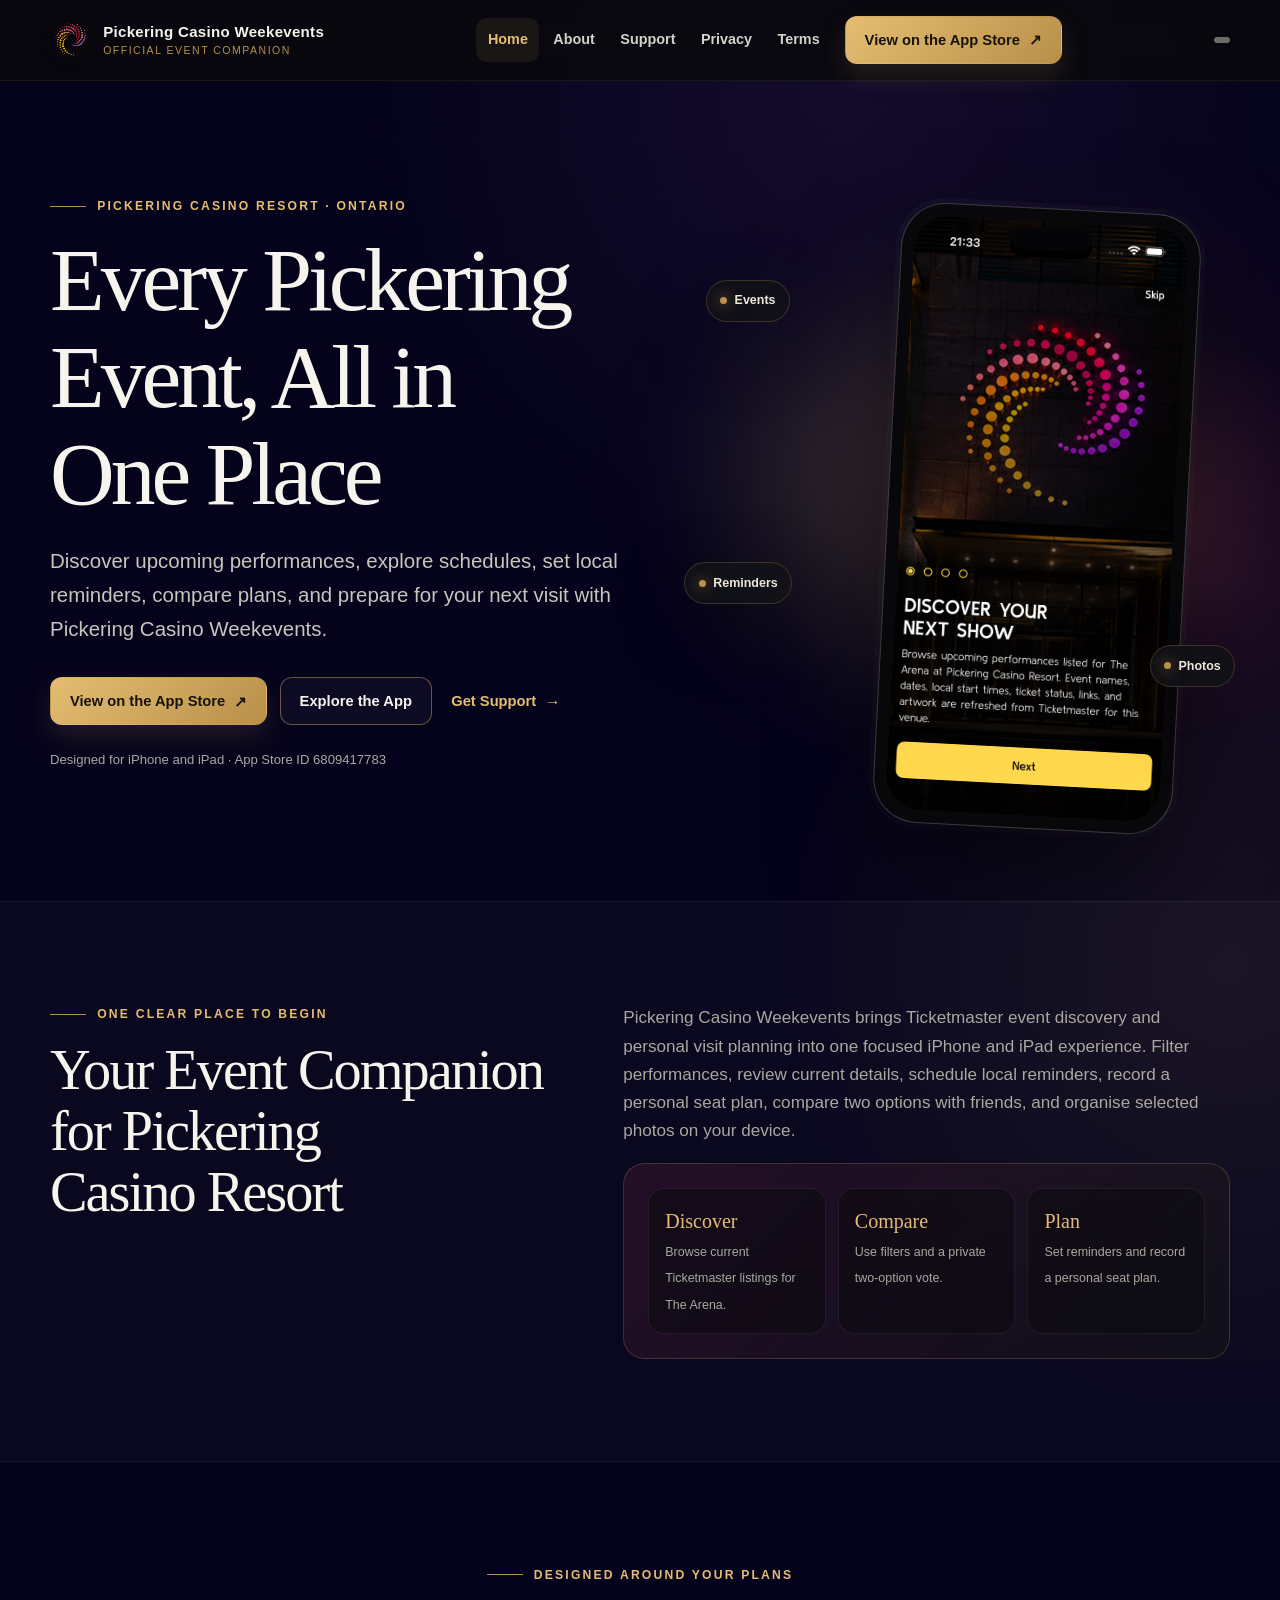
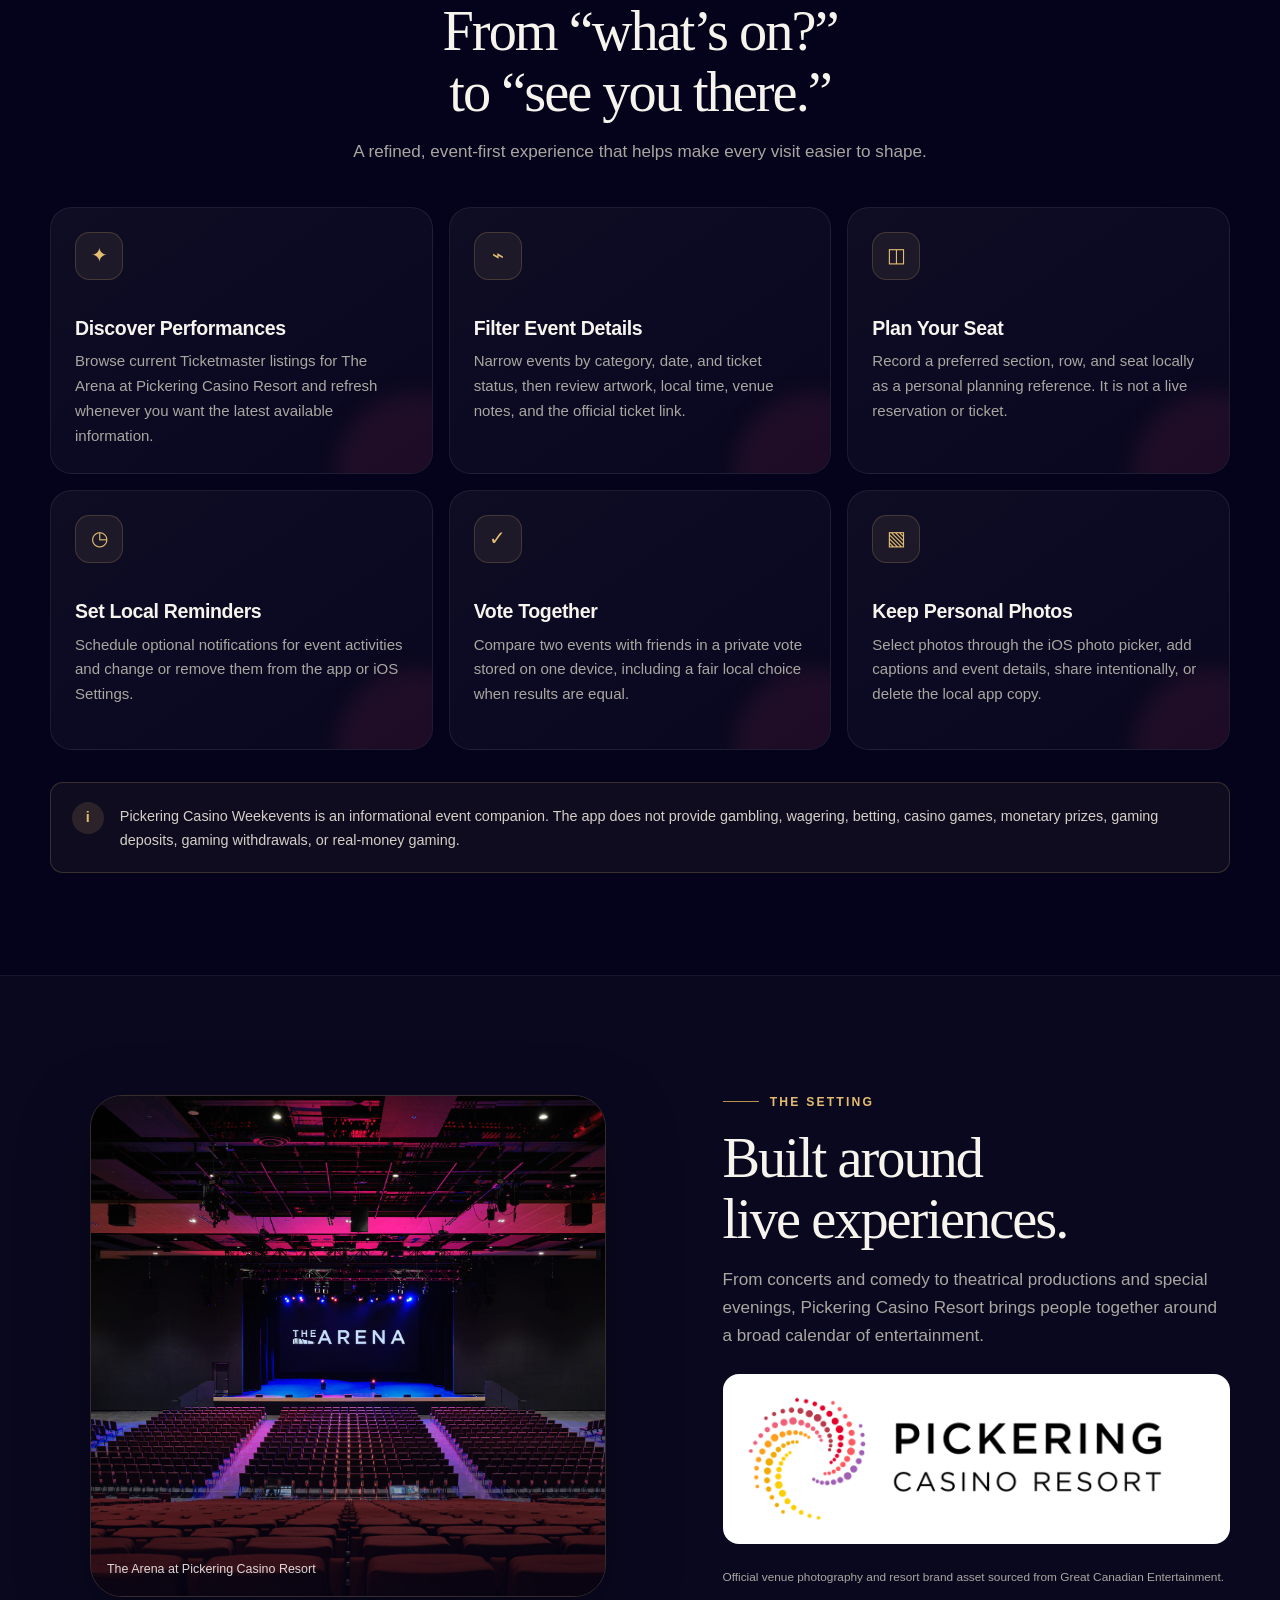
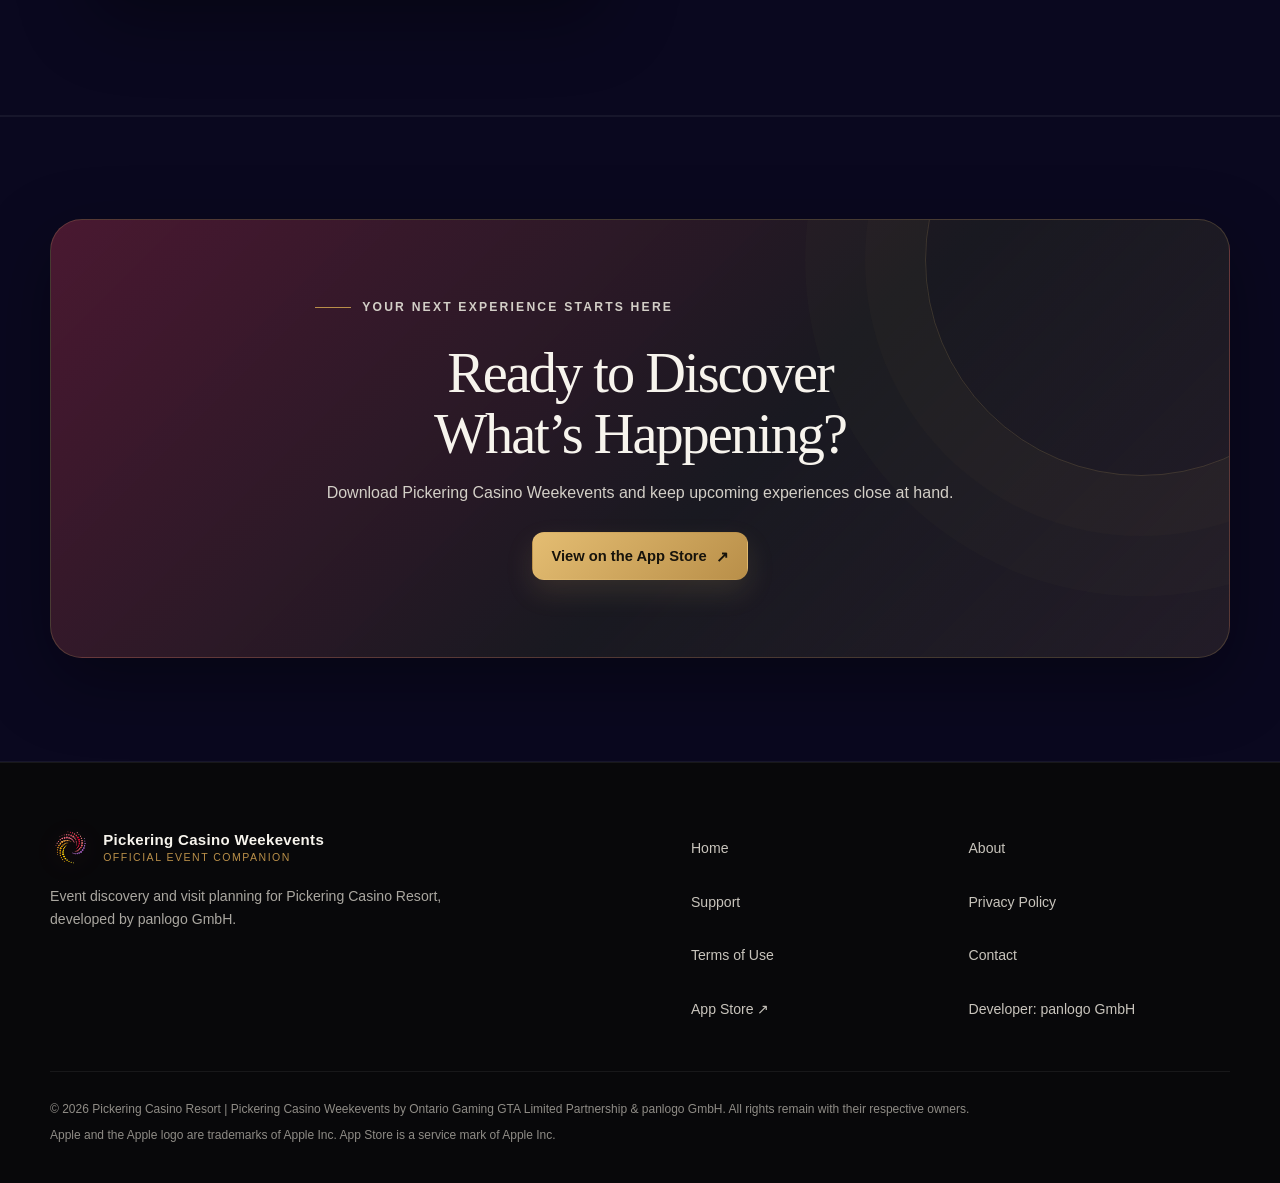
<file: index.html>
<!doctype html>
<html lang="en-CA">
<head>
  <meta charset="utf-8">
  <meta name="viewport" content="width=device-width, initial-scale=1">
  <title>Pickering Casino Weekevents | Official App</title>
  <meta name="description" content="Discover events, explore schedules, and plan your next visit with the official Pickering Casino Weekevents mobile app.">
  <link rel="canonical" href="./">
  <meta property="og:type" content="website">
  <meta property="og:title" content="Pickering Casino Weekevents | Official App">
  <meta property="og:description" content="Discover events, explore schedules, and plan your next visit with the official Pickering Casino Weekevents mobile app.">
  <meta property="og:image" content="PickeringCasinoWeekeventsLogo.png">
  <meta property="og:locale" content="en_CA">
  <meta name="twitter:card" content="summary_large_image">
  <meta name="twitter:title" content="Pickering Casino Weekevents | Official App">
  <meta name="twitter:description" content="Your event companion for Pickering Casino Resort.">
  <meta name="twitter:image" content="PickeringCasinoWeekeventsLogo.png">
  <meta name="theme-color" content="#05031b">
  <link rel="icon" href="PickeringCasinoWeekeventsLogo.png" type="image/png">
  <link rel="apple-touch-icon" href="PickeringCasinoWeekeventsLogo.png">
  <link rel="manifest" href="site.webmanifest">
  <link rel="stylesheet" href="assets/css/styles.css?rev=20260907b">
  <script type="application/ld+json">
  {
    "@context": "https://schema.org",
    "@type": "SoftwareApplication",
    "name": "Pickering Casino Weekevents",
    "operatingSystem": "iOS and iPadOS",
    "applicationCategory": "EntertainmentApplication",
    "url": "https://apps.apple.com/app/id6809417783",
    "downloadUrl": "https://apps.apple.com/app/id6809417783",
    "author": {
      "@type": "Organization",
      "name": "panlogo GmbH"
    }
  }
  </script>
</head>
<body>
  <a class="skip-link" href="#main-content">Skip to content</a>
  <header class="site-header">
    <div class="container nav-shell">
      <a class="brand" href="./" aria-label="Pickering Casino Weekevents home">
        <img src="PickeringCasinoWeekeventsLogo.png" alt="">
        <span class="brand-copy"><strong>Pickering Casino Weekevents</strong><span>Official event companion</span></span>
      </a>
      <button class="menu-toggle" type="button" aria-label="Open navigation menu" aria-expanded="false" aria-controls="primary-navigation"><span class="menu-icon" aria-hidden="true"></span></button>
      <nav class="nav-menu" id="primary-navigation" aria-label="Primary navigation">
        <ul class="nav-links">
          <li><a href="./" aria-current="page">Home</a></li>
          <li><a href="about/">About</a></li>
          <li><a href="support/">Support</a></li>
          <li><a href="privacy/">Privacy</a></li>
          <li><a href="terms/">Terms</a></li>
        </ul>
        <a class="button" href="https://apps.apple.com/app/id6809417783" target="_blank" rel="noopener noreferrer">View on the App Store <span class="arrow" aria-hidden="true">↗</span></a>
      </nav>
      <button class="menu-backdrop" type="button" aria-label="Close navigation menu" tabindex="-1"></button>
    </div>
  </header>

  <main id="main-content">
    <section class="hero">
      <div class="container hero-grid">
        <div class="hero-copy">
          <p class="eyebrow">Pickering Casino Resort · Ontario</p>
          <h1>Every Pickering Event, All in One Place</h1>
          <p class="hero-lead">Discover upcoming performances, explore schedules, set local reminders, compare plans, and prepare for your next visit with Pickering Casino Weekevents.</p>
          <div class="hero-actions">
            <a class="button" href="https://apps.apple.com/app/id6809417783" target="_blank" rel="noopener noreferrer">View on the App Store <span class="arrow" aria-hidden="true">↗</span></a>
            <a class="button button-secondary" href="#features">Explore the App</a>
            <a class="button button-link" href="support/">Get Support <span class="arrow" aria-hidden="true">→</span></a>
          </div>
          <p class="hero-note">Designed for iPhone and iPad · App Store ID 6809417783</p>
        </div>
        <div class="device-stage" aria-label="Stylized preview of the Pickering Casino Weekevents app">
          <div class="device-glow" aria-hidden="true"></div>
          <span class="floating-tag tag-events">Events</span>
          <span class="floating-tag tag-schedules">Reminders</span>
          <span class="floating-tag tag-saved">Photos</span>
          <div class="phone">
            <div class="phone-screen app-preview"><img src="assets/images/app-screen.png" alt="Pickering Casino Weekevents onboarding screen introducing upcoming performances at The Arena at Pickering Casino Resort" width="1260" height="2736"></div>
          </div>
        </div>
      </div>
    </section>

    <section class="surface-section">
      <div class="container intro-grid reveal">
        <div>
          <p class="eyebrow">One clear place to begin</p>
          <h2>Your Event Companion for Pickering Casino Resort</h2>
        </div>
        <div>
          <p class="section-copy">Pickering Casino Weekevents brings Ticketmaster event discovery and personal visit planning into one focused iPhone and iPad experience. Filter performances, review current details, schedule local reminders, record a personal seat plan, compare two options with friends, and organise selected photos on your device.</p>
          <div class="intro-panel">
            <ul class="stat-list" aria-label="App highlights">
              <li><strong>Discover</strong><span>Browse current Ticketmaster listings for The Arena.</span></li>
              <li><strong>Compare</strong><span>Use filters and a private two-option vote.</span></li>
              <li><strong>Plan</strong><span>Set reminders and record a personal seat plan.</span></li>
            </ul>
          </div>
        </div>
      </div>
    </section>

    <section id="features">
      <div class="container">
        <div class="section-intro center reveal">
          <p class="eyebrow">Designed around your plans</p>
          <h2>From “what’s on?” to “see you there.”</h2>
          <p class="section-copy">A refined, event-first experience that helps make every visit easier to shape.</p>
        </div>
        <div class="feature-grid">
          <article class="feature-card reveal"><span class="feature-icon" aria-hidden="true">✦</span><h3>Discover Performances</h3><p>Browse current Ticketmaster listings for The Arena at Pickering Casino Resort and refresh whenever you want the latest available information.</p></article>
          <article class="feature-card reveal"><span class="feature-icon" aria-hidden="true">⌁</span><h3>Filter Event Details</h3><p>Narrow events by category, date, and ticket status, then review artwork, local time, venue notes, and the official ticket link.</p></article>
          <article class="feature-card reveal"><span class="feature-icon" aria-hidden="true">◫</span><h3>Plan Your Seat</h3><p>Record a preferred section, row, and seat locally as a personal planning reference. It is not a live reservation or ticket.</p></article>
          <article class="feature-card reveal"><span class="feature-icon" aria-hidden="true">◷</span><h3>Set Local Reminders</h3><p>Schedule optional notifications for event activities and change or remove them from the app or iOS Settings.</p></article>
          <article class="feature-card reveal"><span class="feature-icon" aria-hidden="true">✓</span><h3>Vote Together</h3><p>Compare two events with friends in a private vote stored on one device, including a fair local choice when results are equal.</p></article>
          <article class="feature-card reveal"><span class="feature-icon" aria-hidden="true">▧</span><h3>Keep Personal Photos</h3><p>Select photos through the iOS photo picker, add captions and event details, share intentionally, or delete the local app copy.</p></article>
        </div>
        <div class="notice reveal"><span class="notice-mark" aria-hidden="true">i</span><p>Pickering Casino Weekevents is an informational event companion. The app does not provide gambling, wagering, betting, casino games, monetary prizes, gaming deposits, gaming withdrawals, or real-money gaming.</p></div>
      </div>
    </section>

    <section class="surface-section">
      <div class="container venue-grid">
        <figure class="venue-media reveal"><img src="assets/images/pickering-arena-concert.jpg" alt="Interior of The Arena at Pickering Casino Resort with stage lighting and audience seating" loading="lazy" width="2048" height="1365"><figcaption class="venue-caption">The Arena at Pickering Casino Resort</figcaption></figure>
        <div class="reveal"><p class="eyebrow">The setting</p><h2>Built around live experiences.</h2><p class="section-copy">From concerts and comedy to theatrical productions and special evenings, Pickering Casino Resort brings people together around a broad calendar of entertainment.</p><div class="resort-logo-panel"><img src="assets/images/pickering-casino-resort-logo.png" alt="Pickering Casino Resort" loading="lazy" width="888" height="274"></div><p class="source-note">Official venue photography and resort brand asset sourced from Great Canadian Entertainment.</p></div>
      </div>
    </section>

    <section class="surface-section">
      <div class="container">
        <div class="cta-panel reveal">
          <p class="eyebrow">Your next experience starts here</p>
          <h2>Ready to Discover What’s Happening?</h2>
          <p>Download Pickering Casino Weekevents and keep upcoming experiences close at hand.</p>
          <a class="button" href="https://apps.apple.com/app/id6809417783" target="_blank" rel="noopener noreferrer">View on the App Store <span class="arrow" aria-hidden="true">↗</span></a>
        </div>
      </div>
    </section>
  </main>

  <footer class="site-footer">
    <div class="container">
      <div class="footer-top">
        <div class="footer-brand">
          <a class="brand" href="./"><img src="PickeringCasinoWeekeventsLogo.png" alt=""><span class="brand-copy"><strong>Pickering Casino Weekevents</strong><span>Official event companion</span></span></a>
          <p>Event discovery and visit planning for Pickering Casino Resort, developed by panlogo GmbH.</p>
        </div>
        <nav aria-label="Footer navigation"><ul class="footer-nav"><li><a href="./">Home</a></li><li><a href="about/">About</a></li><li><a href="support/">Support</a></li><li><a href="privacy/">Privacy Policy</a></li><li><a href="terms/">Terms of Use</a></li><li><a href="contact/">Contact</a></li><li><a href="https://apps.apple.com/app/id6809417783" target="_blank" rel="noopener noreferrer">App Store ↗</a></li><li><span>Developer: panlogo GmbH</span></li></ul></nav>
      </div>
      <div class="footer-bottom"><p>© 2026 Pickering Casino Resort | Pickering Casino Weekevents by Ontario Gaming GTA Limited Partnership &amp; panlogo GmbH. All rights remain with their respective owners.</p><p>Apple and the Apple logo are trademarks of Apple Inc. App Store is a service mark of Apple Inc.</p></div>
    </div>
  </footer>
  <script src="assets/js/main.js?rev=20260907b" defer></script>
</body>
</html>
</file>
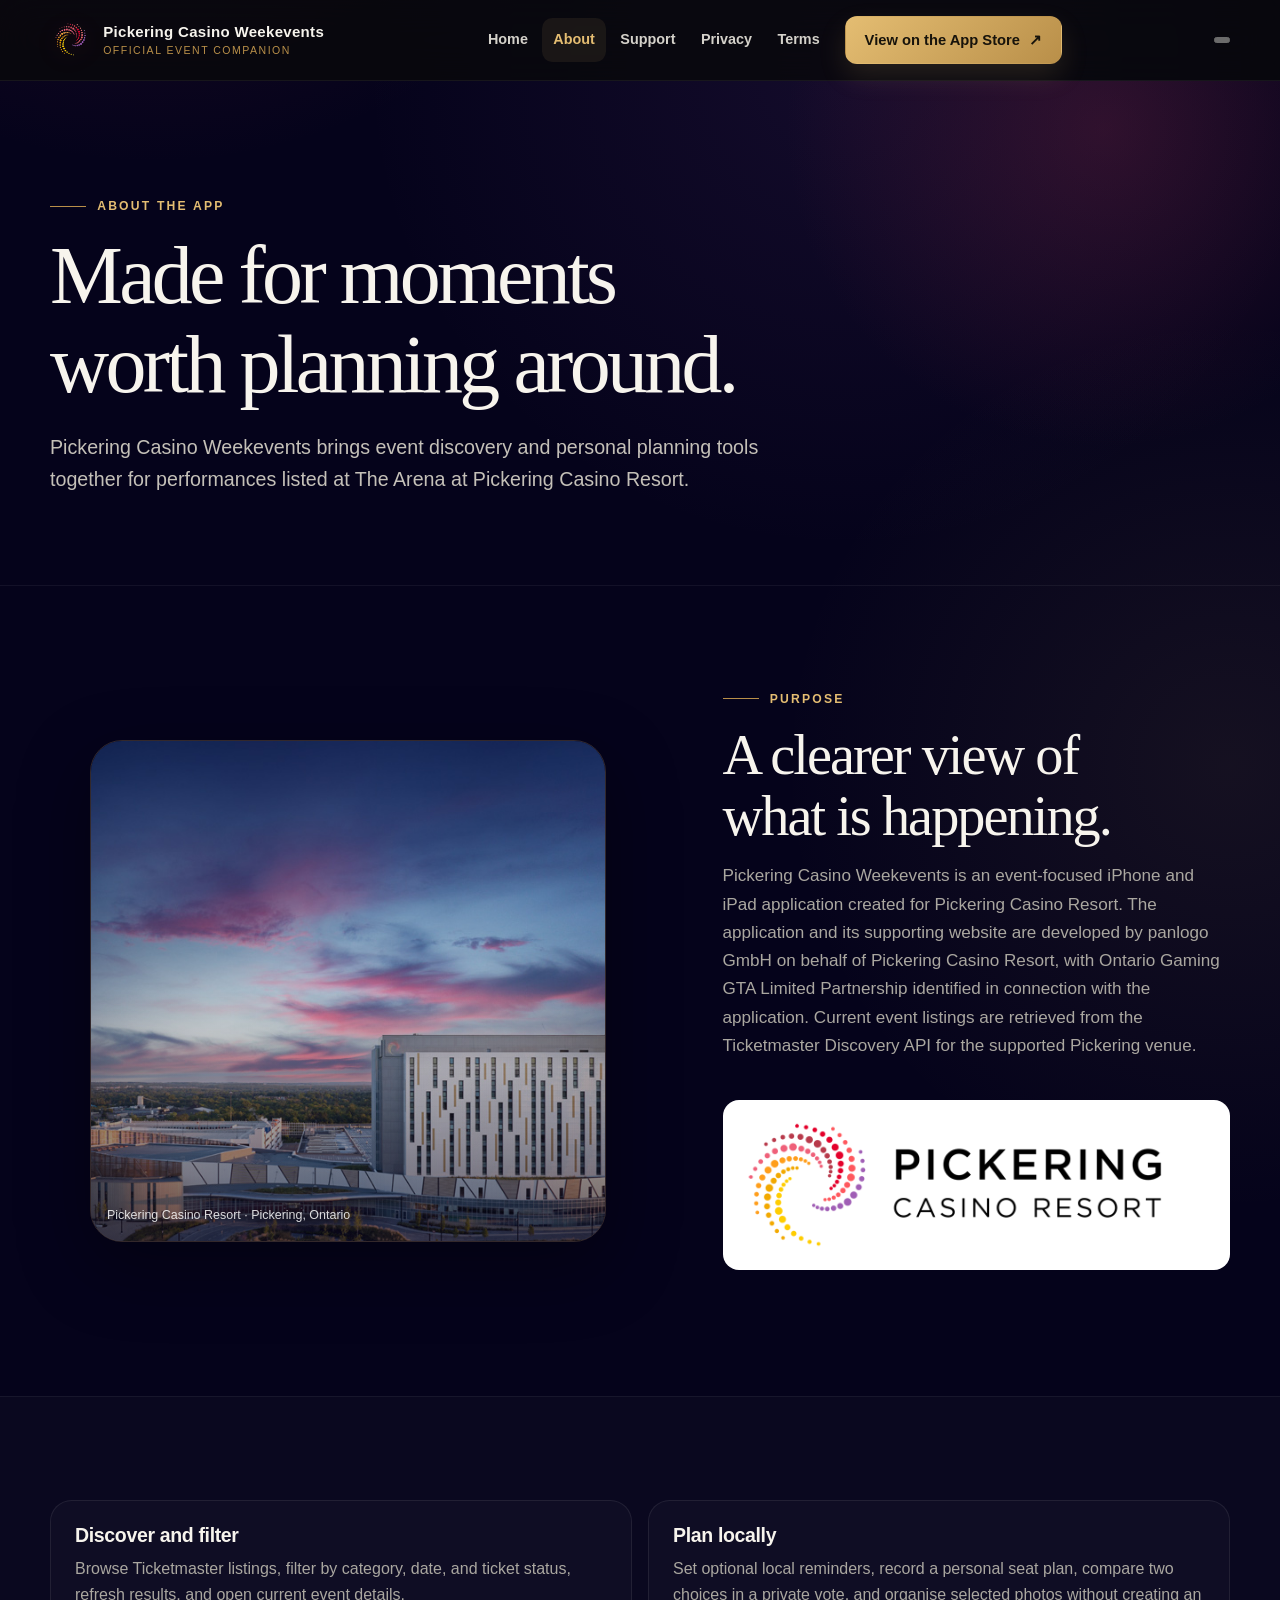
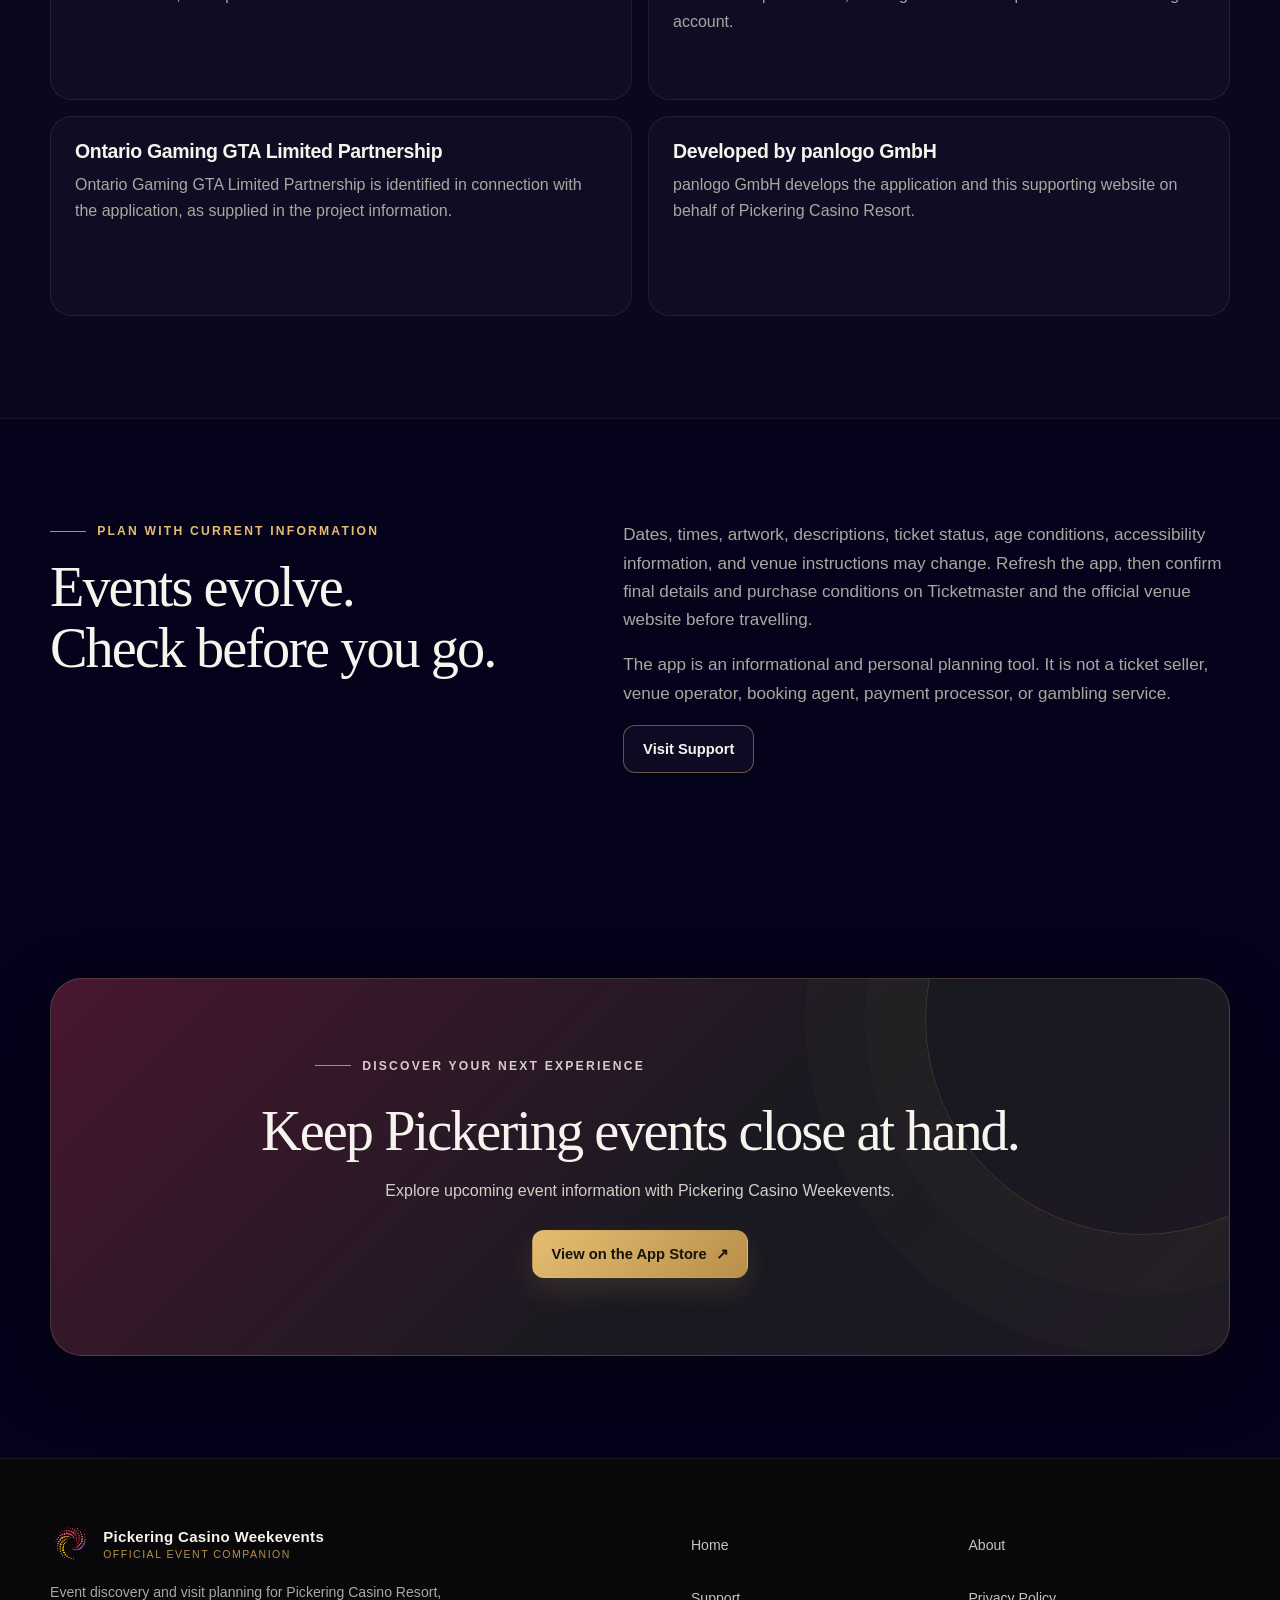
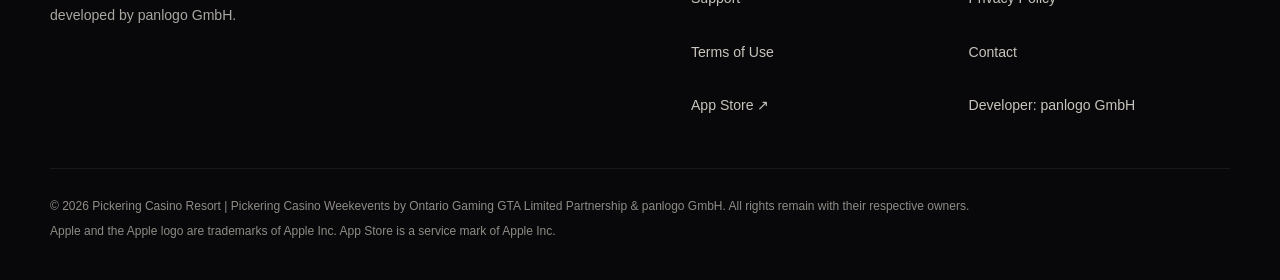
<file: about/index.html>
<!doctype html>
<html lang="en-CA">
<head>
  <meta charset="utf-8"><meta name="viewport" content="width=device-width, initial-scale=1">
  <title>About | Pickering Casino Weekevents</title>
  <meta name="description" content="Learn about Pickering Casino Weekevents, the official event-focused companion for Pickering Casino Resort.">
  <link rel="canonical" href="./"><meta property="og:type" content="website"><meta property="og:title" content="About Pickering Casino Weekevents"><meta property="og:description" content="A focused way to discover events and plan visits to Pickering Casino Resort."><meta property="og:image" content="../assets/images/pickering-resort-exterior.jpg"><meta property="og:locale" content="en_CA"><meta name="twitter:card" content="summary_large_image"><meta name="twitter:title" content="About Pickering Casino Weekevents"><meta name="twitter:description" content="The story and purpose behind the official event companion."><meta name="twitter:image" content="../assets/images/pickering-resort-exterior.jpg"><meta name="theme-color" content="#05031b">
  <link rel="icon" href="../PickeringCasinoWeekeventsLogo.png" type="image/png"><link rel="apple-touch-icon" href="../PickeringCasinoWeekeventsLogo.png"><link rel="manifest" href="../site.webmanifest"><link rel="stylesheet" href="../assets/css/styles.css?rev=20260907b">
</head>
<body>
  <a class="skip-link" href="#main-content">Skip to content</a>
  <header class="site-header"><div class="container nav-shell"><a class="brand" href="../" aria-label="Pickering Casino Weekevents home"><img src="../PickeringCasinoWeekeventsLogo.png" alt=""><span class="brand-copy"><strong>Pickering Casino Weekevents</strong><span>Official event companion</span></span></a><button class="menu-toggle" type="button" aria-label="Open navigation menu" aria-expanded="false" aria-controls="primary-navigation"><span class="menu-icon" aria-hidden="true"></span></button><nav class="nav-menu" id="primary-navigation" aria-label="Primary navigation"><ul class="nav-links"><li><a href="../">Home</a></li><li><a href="./" aria-current="page">About</a></li><li><a href="../support/">Support</a></li><li><a href="../privacy/">Privacy</a></li><li><a href="../terms/">Terms</a></li></ul><a class="button" href="https://apps.apple.com/app/id6809417783" target="_blank" rel="noopener noreferrer">View on the App Store <span class="arrow" aria-hidden="true">↗</span></a></nav><button class="menu-backdrop" type="button" aria-label="Close navigation menu" tabindex="-1"></button></div></header>
  <main id="main-content">
    <section class="page-hero"><div class="container"><p class="eyebrow">About the app</p><h1>Made for moments worth planning around.</h1><p>Pickering Casino Weekevents brings event discovery and personal planning tools together for performances listed at The Arena at Pickering Casino Resort.</p></div></section>
    <section><div class="container venue-grid">
      <figure class="venue-media reveal"><img src="../assets/images/pickering-resort-exterior.jpg" alt="Exterior view of Pickering Casino Resort at dusk" loading="eager" width="814" height="563"><figcaption class="venue-caption">Pickering Casino Resort · Pickering, Ontario</figcaption></figure>
      <div>
      <div class="section-intro reveal"><p class="eyebrow">Purpose</p><h2>A clearer view of what is happening.</h2><p class="section-copy">Pickering Casino Weekevents is an event-focused iPhone and iPad application created for Pickering Casino Resort. The application and its supporting website are developed by panlogo GmbH on behalf of Pickering Casino Resort, with Ontario Gaming GTA Limited Partnership identified in connection with the application. Current event listings are retrieved from the Ticketmaster Discovery API for the supported Pickering venue.</p></div>
      <div class="resort-logo-panel"><img src="../assets/images/pickering-casino-resort-logo.png" alt="Pickering Casino Resort" width="888" height="274"></div>
      </div>
    </div></section>
    <section class="surface-section"><div class="container">
      <div class="info-grid">
        <article class="info-card reveal"><h3>Discover and filter</h3><p>Browse Ticketmaster listings, filter by category, date, and ticket status, refresh results, and open current event details.</p></article>
        <article class="info-card reveal"><h3>Plan locally</h3><p>Set optional local reminders, record a personal seat plan, compare two choices in a private vote, and organise selected photos without creating an account.</p></article>
        <article class="info-card reveal"><h3>Ontario Gaming GTA Limited Partnership</h3><p>Ontario Gaming GTA Limited Partnership is identified in connection with the application, as supplied in the project information.</p></article>
        <article class="info-card reveal"><h3>Developed by panlogo GmbH</h3><p>panlogo GmbH develops the application and this supporting website on behalf of Pickering Casino Resort.</p></article>
      </div>
    </div></section>
    <section><div class="container intro-grid reveal"><div><p class="eyebrow">Plan with current information</p><h2>Events evolve. Check before you go.</h2></div><div><p class="section-copy">Dates, times, artwork, descriptions, ticket status, age conditions, accessibility information, and venue instructions may change. Refresh the app, then confirm final details and purchase conditions on Ticketmaster and the official venue website before travelling.</p><p class="section-copy">The app is an informational and personal planning tool. It is not a ticket seller, venue operator, booking agent, payment processor, or gambling service.</p><a class="button button-secondary" href="../support/">Visit Support</a></div></div></section>
    <section><div class="container"><div class="cta-panel reveal"><p class="eyebrow">Discover your next experience</p><h2>Keep Pickering events close at hand.</h2><p>Explore upcoming event information with Pickering Casino Weekevents.</p><a class="button" href="https://apps.apple.com/app/id6809417783" target="_blank" rel="noopener noreferrer">View on the App Store <span class="arrow" aria-hidden="true">↗</span></a></div></div></section>
  </main>
  <footer class="site-footer"><div class="container"><div class="footer-top"><div class="footer-brand"><a class="brand" href="../"><img src="../PickeringCasinoWeekeventsLogo.png" alt=""><span class="brand-copy"><strong>Pickering Casino Weekevents</strong><span>Official event companion</span></span></a><p>Event discovery and visit planning for Pickering Casino Resort, developed by panlogo GmbH.</p></div><nav aria-label="Footer navigation"><ul class="footer-nav"><li><a href="../">Home</a></li><li><a href="./">About</a></li><li><a href="../support/">Support</a></li><li><a href="../privacy/">Privacy Policy</a></li><li><a href="../terms/">Terms of Use</a></li><li><a href="../contact/">Contact</a></li><li><a href="https://apps.apple.com/app/id6809417783" target="_blank" rel="noopener noreferrer">App Store ↗</a></li><li><span>Developer: panlogo GmbH</span></li></ul></nav></div><div class="footer-bottom"><p>© 2026 Pickering Casino Resort | Pickering Casino Weekevents by Ontario Gaming GTA Limited Partnership &amp; panlogo GmbH. All rights remain with their respective owners.</p><p>Apple and the Apple logo are trademarks of Apple Inc. App Store is a service mark of Apple Inc.</p></div></div></footer>
  <script src="../assets/js/main.js?rev=20260907b" defer></script>
</body>
</html>
</file>
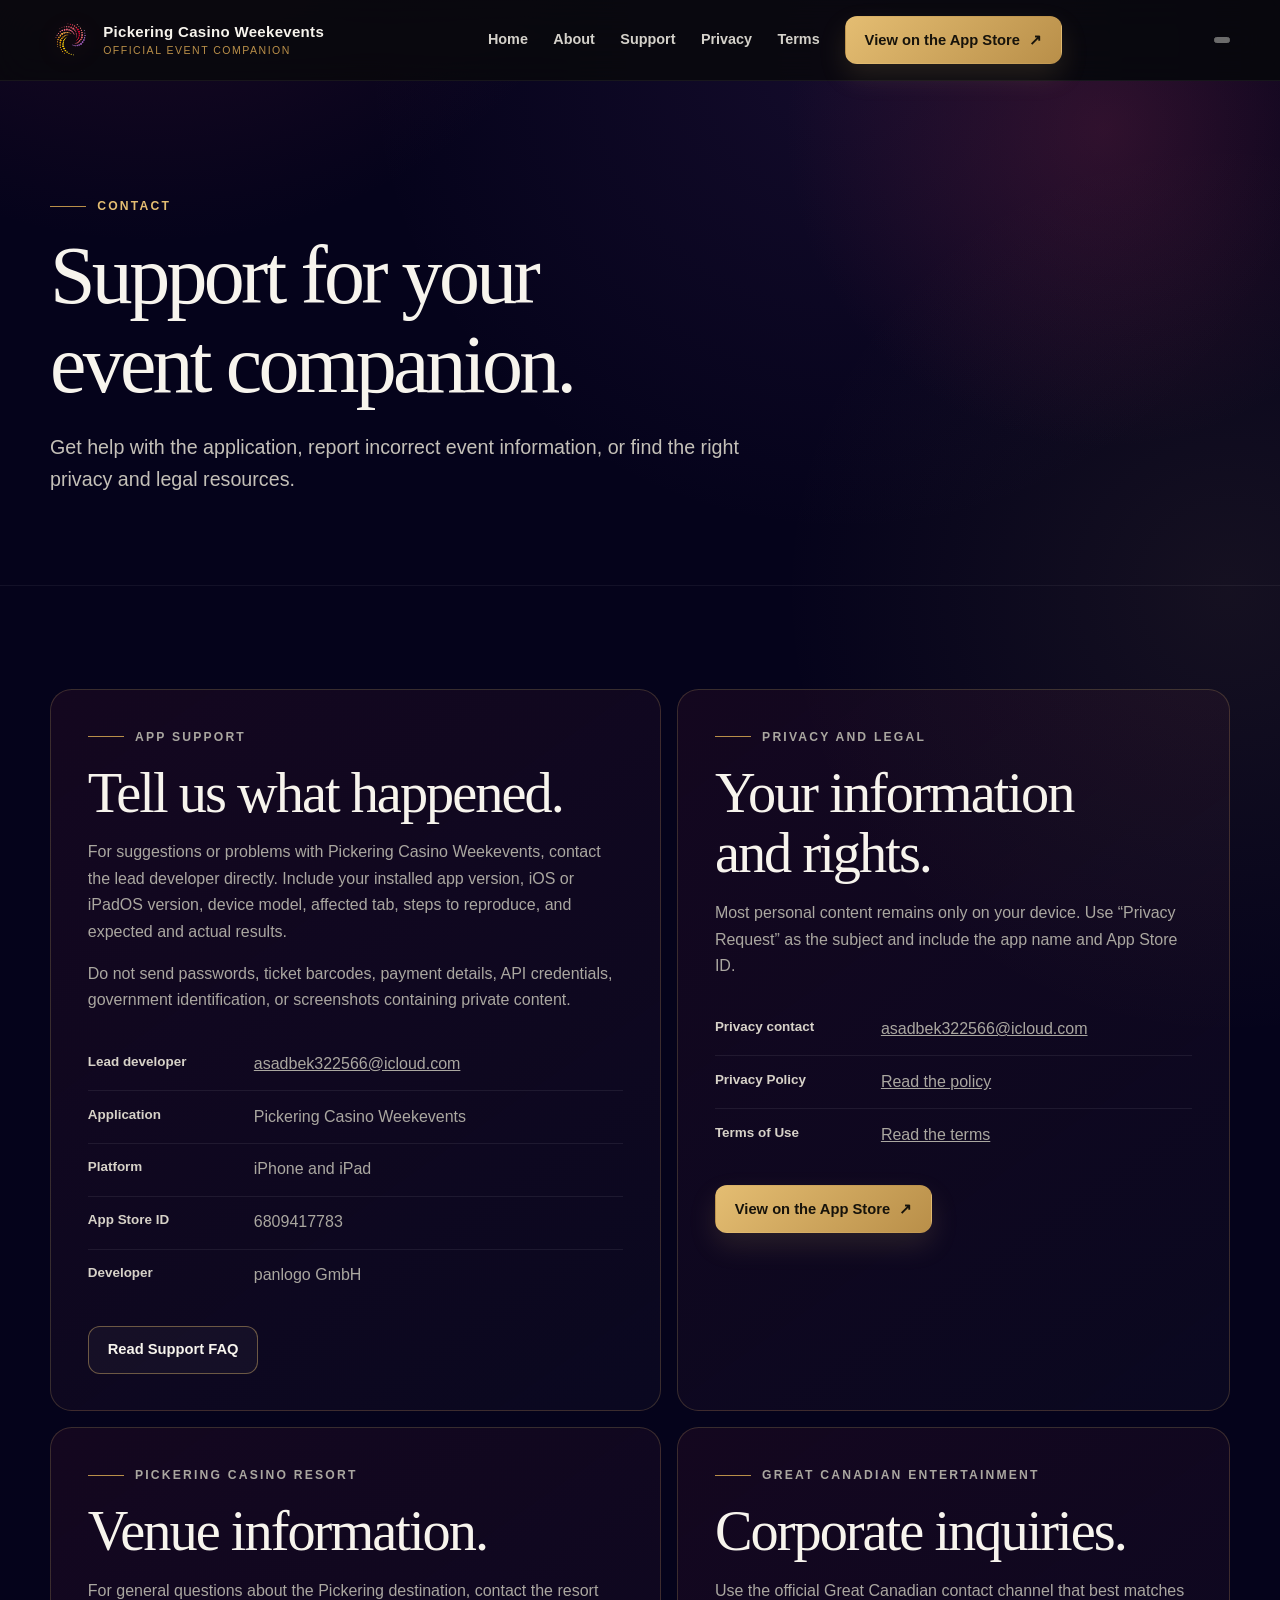
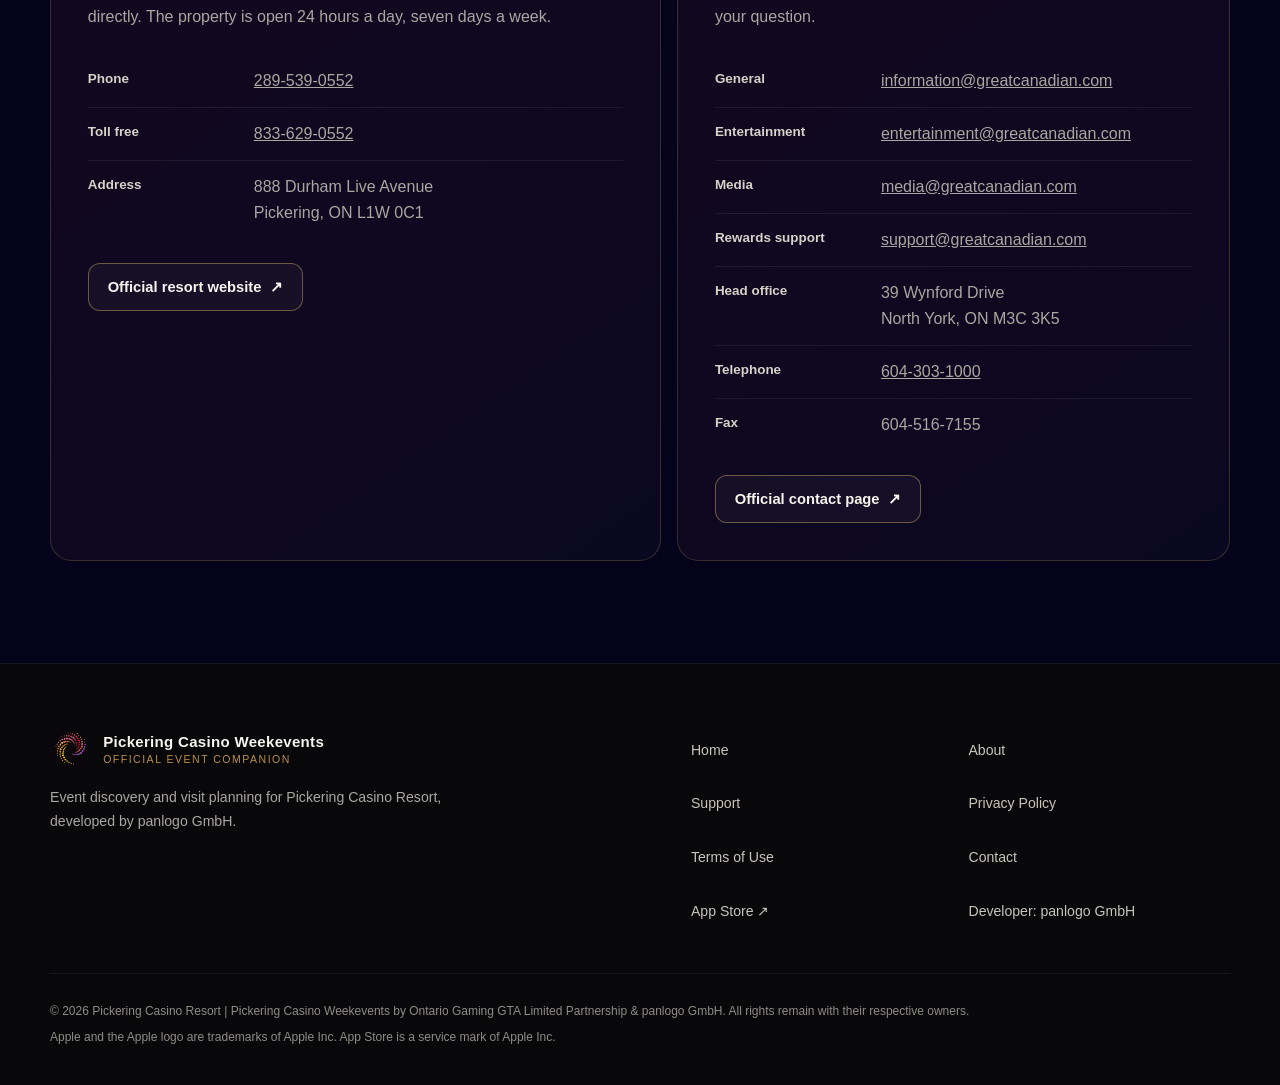
<file: contact/index.html>
<!doctype html>
<html lang="en-CA">
<head>
  <meta charset="utf-8"><meta name="viewport" content="width=device-width, initial-scale=1">
  <title>Contact | Pickering Casino Weekevents</title>
  <meta name="description" content="Contact information for Pickering Casino Weekevents app support and privacy requests.">
  <link rel="canonical" href="./"><meta property="og:type" content="website"><meta property="og:title" content="Contact | Pickering Casino Weekevents"><meta property="og:description" content="Contact app support and find legal resources for Pickering Casino Weekevents."><meta property="og:image" content="../PickeringCasinoWeekeventsLogo.png"><meta property="og:locale" content="en_CA"><meta name="twitter:card" content="summary_large_image"><meta name="twitter:title" content="Contact | Pickering Casino Weekevents"><meta name="twitter:description" content="App support and privacy contacts."><meta name="twitter:image" content="../PickeringCasinoWeekeventsLogo.png"><meta name="theme-color" content="#05031b">
  <link rel="icon" href="../PickeringCasinoWeekeventsLogo.png" type="image/png"><link rel="apple-touch-icon" href="../PickeringCasinoWeekeventsLogo.png"><link rel="manifest" href="../site.webmanifest"><link rel="stylesheet" href="../assets/css/styles.css?rev=20260907b">
</head>
<body>
  <a class="skip-link" href="#main-content">Skip to content</a>
  <header class="site-header"><div class="container nav-shell"><a class="brand" href="../" aria-label="Pickering Casino Weekevents home"><img src="../PickeringCasinoWeekeventsLogo.png" alt=""><span class="brand-copy"><strong>Pickering Casino Weekevents</strong><span>Official event companion</span></span></a><button class="menu-toggle" type="button" aria-label="Open navigation menu" aria-expanded="false" aria-controls="primary-navigation"><span class="menu-icon" aria-hidden="true"></span></button><nav class="nav-menu" id="primary-navigation" aria-label="Primary navigation"><ul class="nav-links"><li><a href="../">Home</a></li><li><a href="../about/">About</a></li><li><a href="../support/">Support</a></li><li><a href="../privacy/">Privacy</a></li><li><a href="../terms/">Terms</a></li></ul><a class="button" href="https://apps.apple.com/app/id6809417783" target="_blank" rel="noopener noreferrer">View on the App Store <span class="arrow" aria-hidden="true">↗</span></a></nav><button class="menu-backdrop" type="button" aria-label="Close navigation menu" tabindex="-1"></button></div></header>
  <main id="main-content">
    <section class="page-hero"><div class="container"><p class="eyebrow">Contact</p><h1>Support for your event companion.</h1><p>Get help with the application, report incorrect event information, or find the right privacy and legal resources.</p></div></section>
    <section><div class="container contact-grid">
      <article class="contact-card reveal"><p class="eyebrow">App support</p><h2>Tell us what happened.</h2><p>For suggestions or problems with Pickering Casino Weekevents, contact the lead developer directly. Include your installed app version, iOS or iPadOS version, device model, affected tab, steps to reproduce, and expected and actual results.</p><p>Do not send passwords, ticket barcodes, payment details, API credentials, government identification, or screenshots containing private content.</p><ul class="detail-list"><li><strong>Lead developer</strong><a href="mailto:asadbek322566@icloud.com">asadbek322566@icloud.com</a></li><li><strong>Application</strong><span>Pickering Casino Weekevents</span></li><li><strong>Platform</strong><span>iPhone and iPad</span></li><li><strong>App Store ID</strong><span>6809417783</span></li><li><strong>Developer</strong><span>panlogo GmbH</span></li></ul><a class="button button-secondary" href="../support/">Read Support FAQ</a></article>
      <article class="contact-card reveal"><p class="eyebrow">Privacy and legal</p><h2>Your information and rights.</h2><p>Most personal content remains only on your device. Use “Privacy Request” as the subject and include the app name and App Store ID.</p><ul class="detail-list"><li><strong>Privacy contact</strong><a href="mailto:asadbek322566@icloud.com">asadbek322566@icloud.com</a></li><li><strong>Privacy Policy</strong><a href="../privacy/">Read the policy</a></li><li><strong>Terms of Use</strong><a href="../terms/">Read the terms</a></li></ul><a class="button" href="https://apps.apple.com/app/id6809417783" target="_blank" rel="noopener noreferrer">View on the App Store <span class="arrow" aria-hidden="true">↗</span></a></article>
      <article class="contact-card reveal"><p class="eyebrow">Pickering Casino Resort</p><h2>Venue information.</h2><p>For general questions about the Pickering destination, contact the resort directly. The property is open 24 hours a day, seven days a week.</p><ul class="detail-list"><li><strong>Phone</strong><a href="tel:+12895390552">289-539-0552</a></li><li><strong>Toll free</strong><a href="tel:+18336290552">833-629-0552</a></li><li><strong>Address</strong><span>888 Durham Live Avenue<br>Pickering, ON L1W 0C1</span></li></ul><a class="button button-secondary" href="https://greatcanadian.com/destinations/ontario/pickering/" target="_blank" rel="noopener noreferrer">Official resort website <span class="arrow" aria-hidden="true">↗</span></a></article>
      <article class="contact-card reveal"><p class="eyebrow">Great Canadian Entertainment</p><h2>Corporate inquiries.</h2><p>Use the official Great Canadian contact channel that best matches your question.</p><ul class="detail-list"><li><strong>General</strong><a href="mailto:information@greatcanadian.com">information@greatcanadian.com</a></li><li><strong>Entertainment</strong><a href="mailto:entertainment@greatcanadian.com">entertainment@greatcanadian.com</a></li><li><strong>Media</strong><a href="mailto:media@greatcanadian.com">media@greatcanadian.com</a></li><li><strong>Rewards support</strong><a href="mailto:support@greatcanadian.com">support@greatcanadian.com</a></li><li><strong>Head office</strong><span>39 Wynford Drive<br>North York, ON M3C 3K5</span></li><li><strong>Telephone</strong><a href="tel:+16043031000">604-303-1000</a></li><li><strong>Fax</strong><span>604-516-7155</span></li></ul><a class="button button-secondary" href="https://greatcanadian.com/contact/" target="_blank" rel="noopener noreferrer">Official contact page <span class="arrow" aria-hidden="true">↗</span></a></article>
    </div></section>
  </main>
  <footer class="site-footer"><div class="container"><div class="footer-top"><div class="footer-brand"><a class="brand" href="../"><img src="../PickeringCasinoWeekeventsLogo.png" alt=""><span class="brand-copy"><strong>Pickering Casino Weekevents</strong><span>Official event companion</span></span></a><p>Event discovery and visit planning for Pickering Casino Resort, developed by panlogo GmbH.</p></div><nav aria-label="Footer navigation"><ul class="footer-nav"><li><a href="../">Home</a></li><li><a href="../about/">About</a></li><li><a href="../support/">Support</a></li><li><a href="../privacy/">Privacy Policy</a></li><li><a href="../terms/">Terms of Use</a></li><li><a href="./">Contact</a></li><li><a href="https://apps.apple.com/app/id6809417783" target="_blank" rel="noopener noreferrer">App Store ↗</a></li><li><span>Developer: panlogo GmbH</span></li></ul></nav></div><div class="footer-bottom"><p>© 2026 Pickering Casino Resort | Pickering Casino Weekevents by Ontario Gaming GTA Limited Partnership &amp; panlogo GmbH. All rights remain with their respective owners.</p><p>Apple and the Apple logo are trademarks of Apple Inc. App Store is a service mark of Apple Inc.</p></div></div></footer>
  <script src="../assets/js/main.js?rev=20260907b" defer></script>
</body>
</html>
</file>
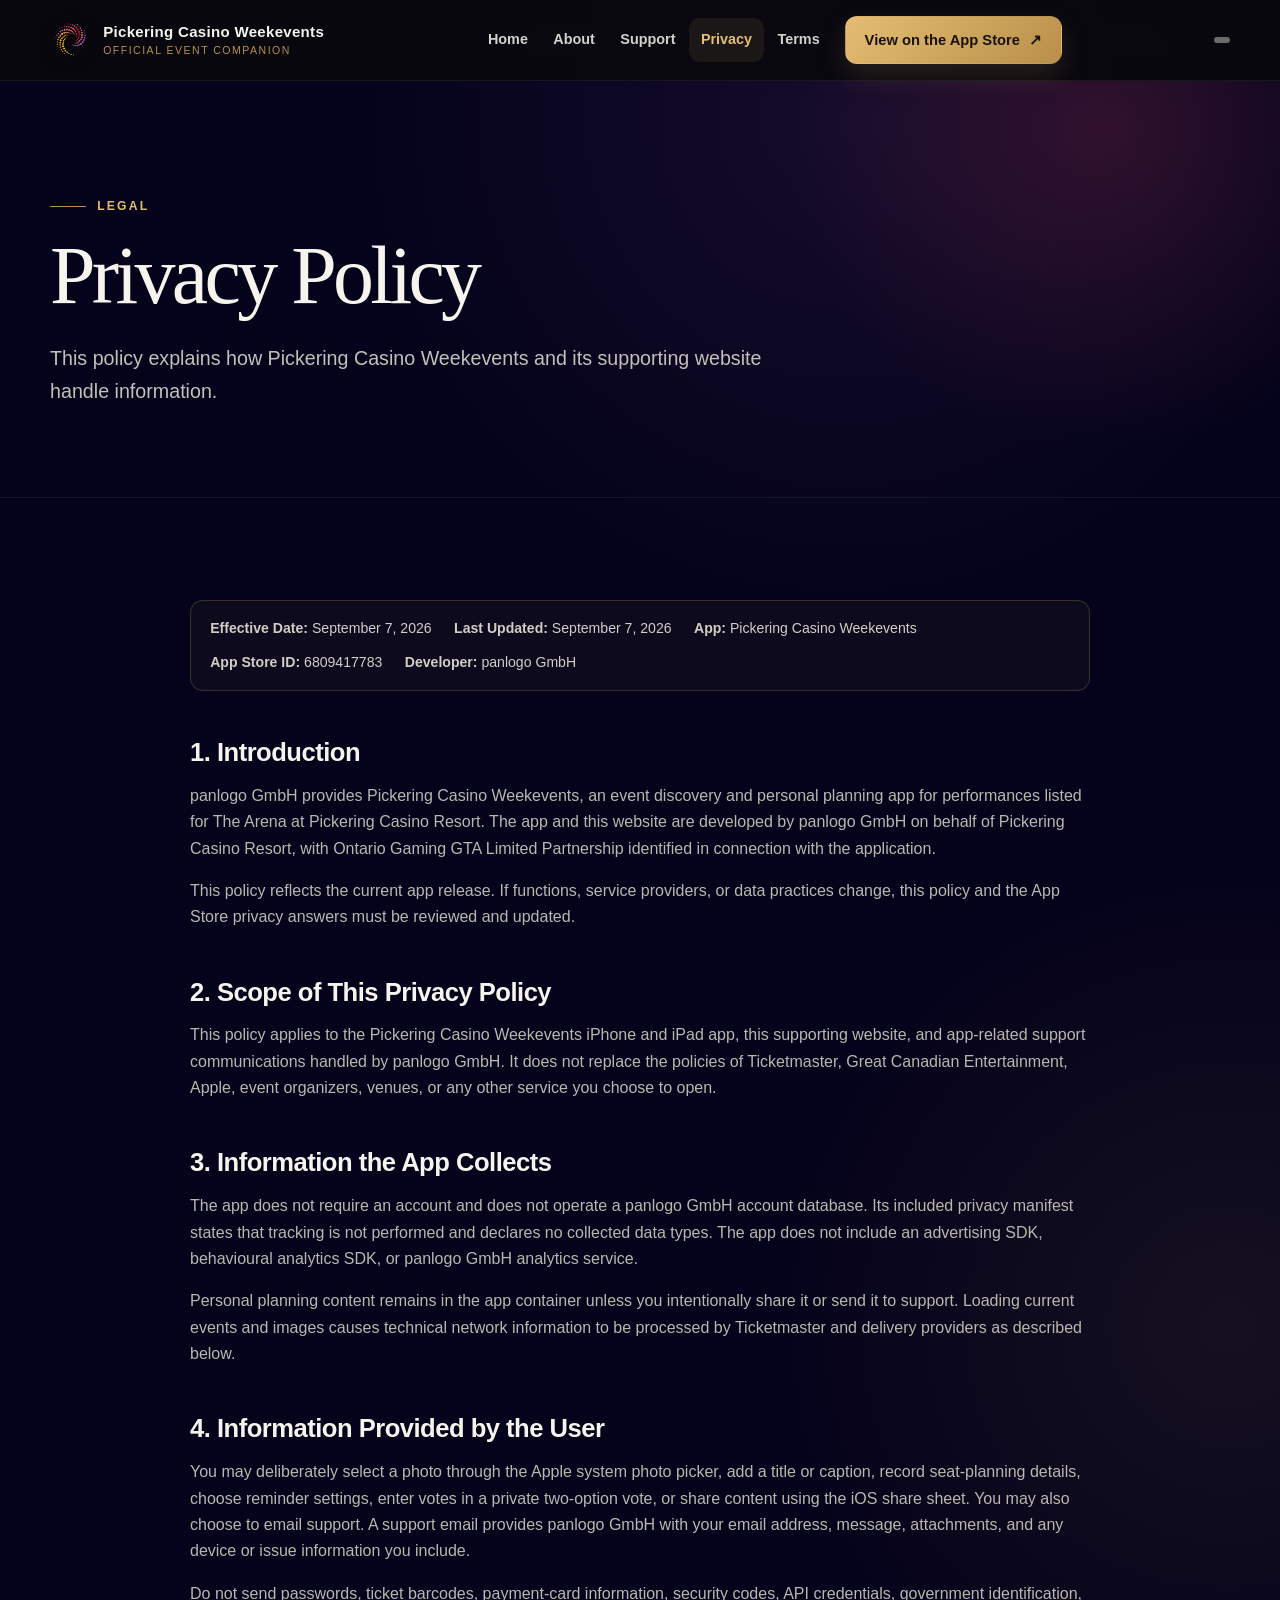
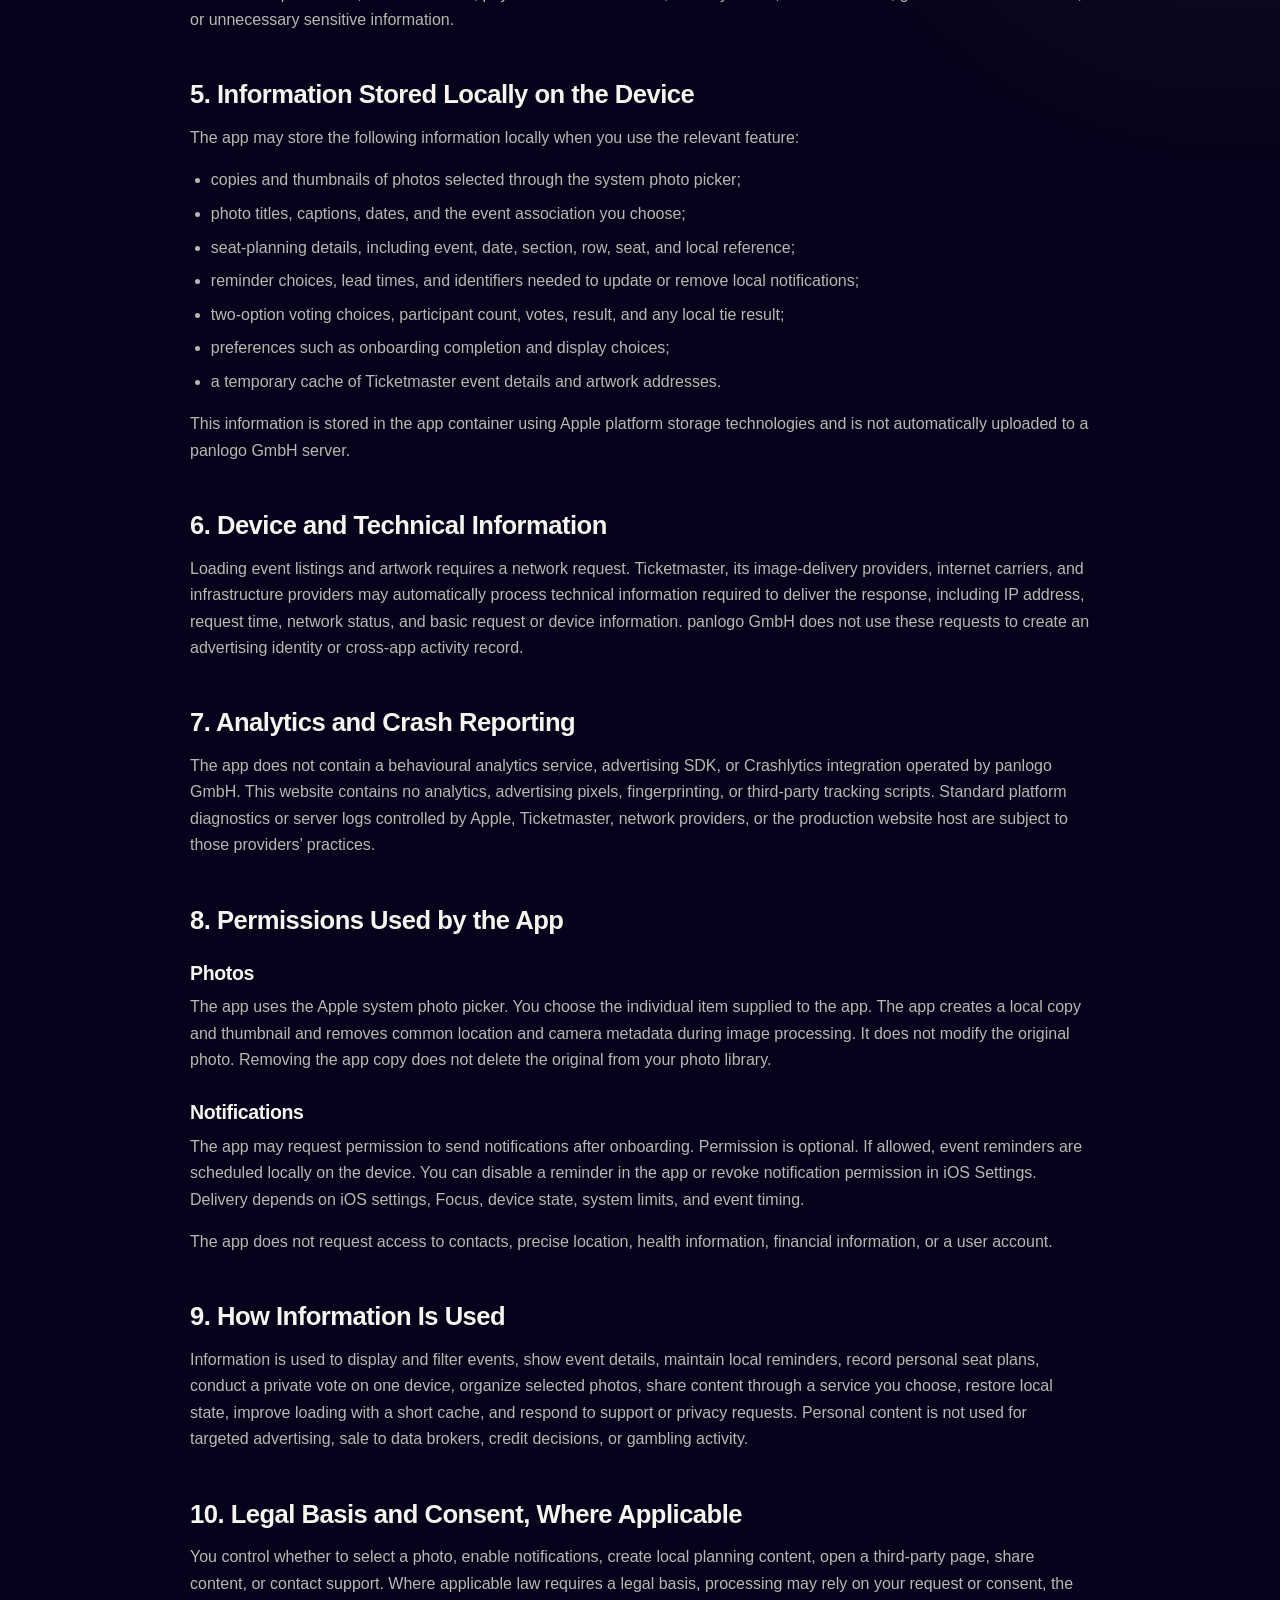
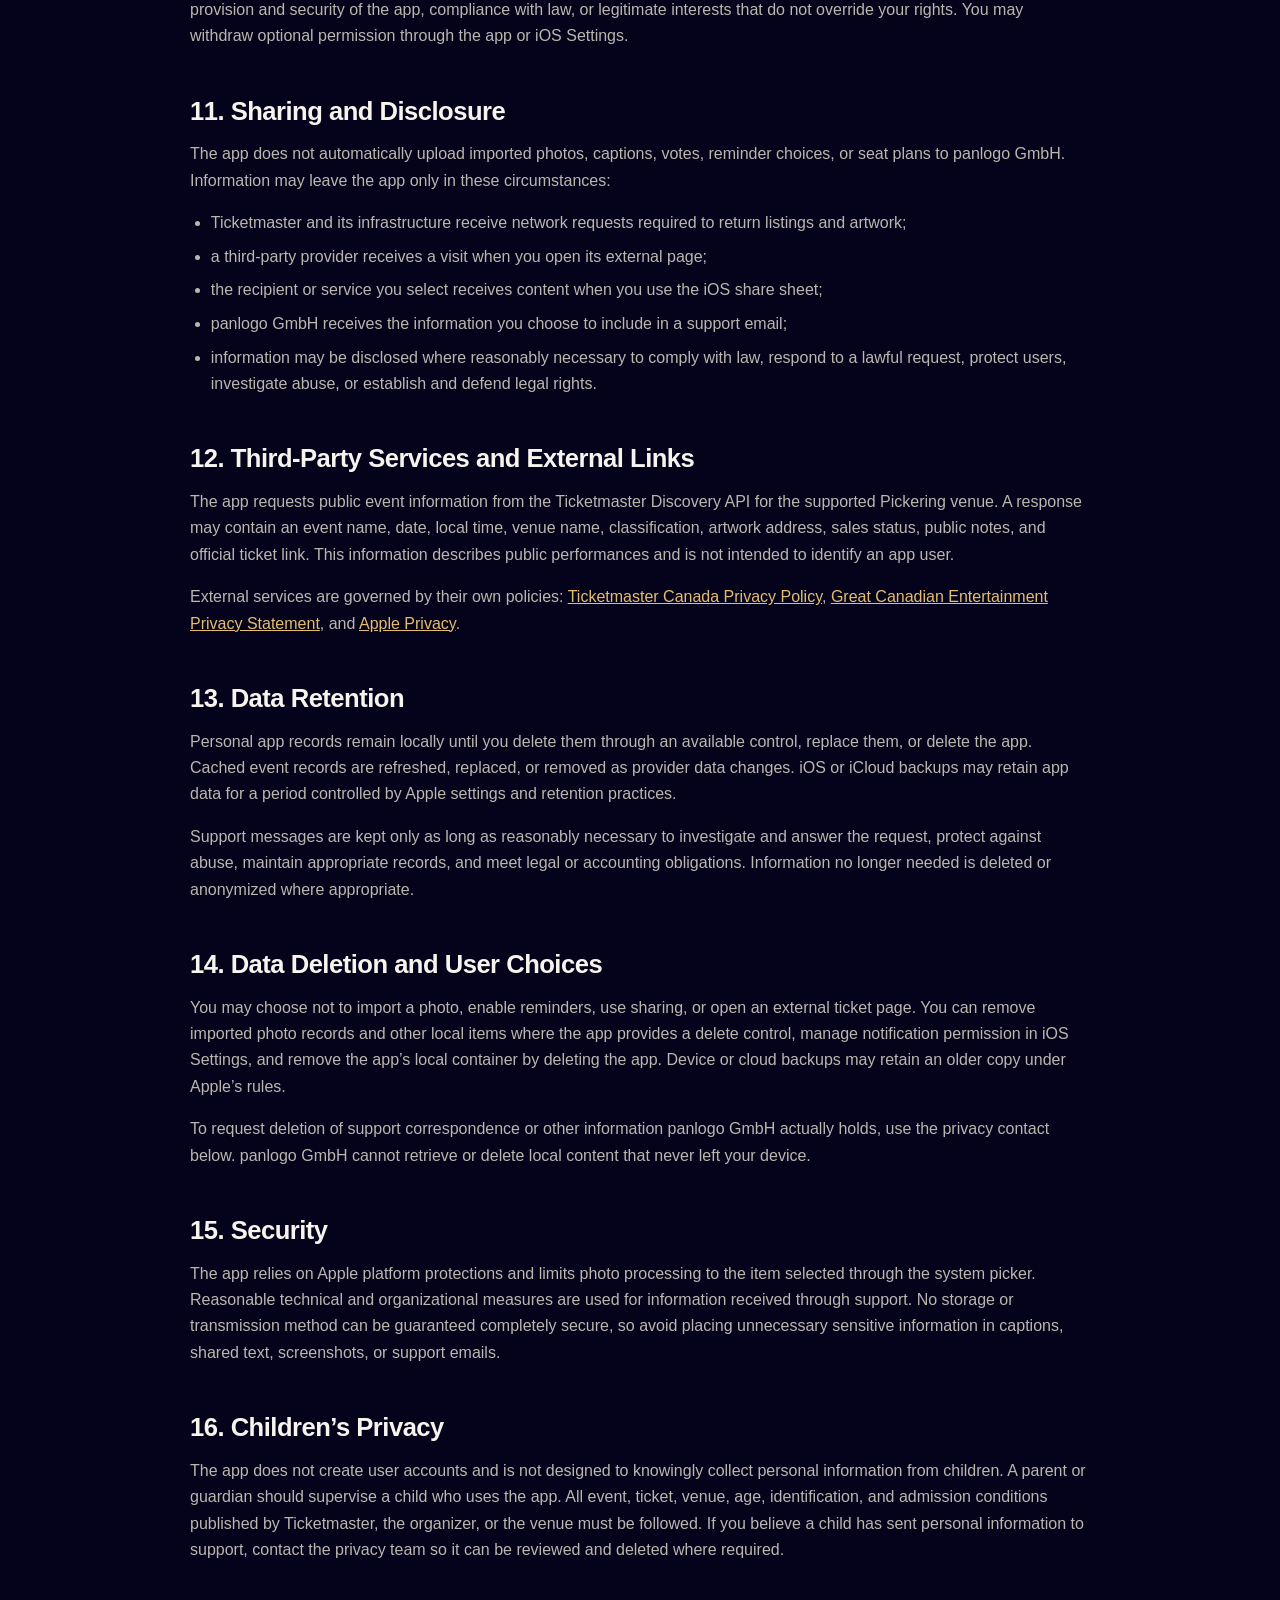
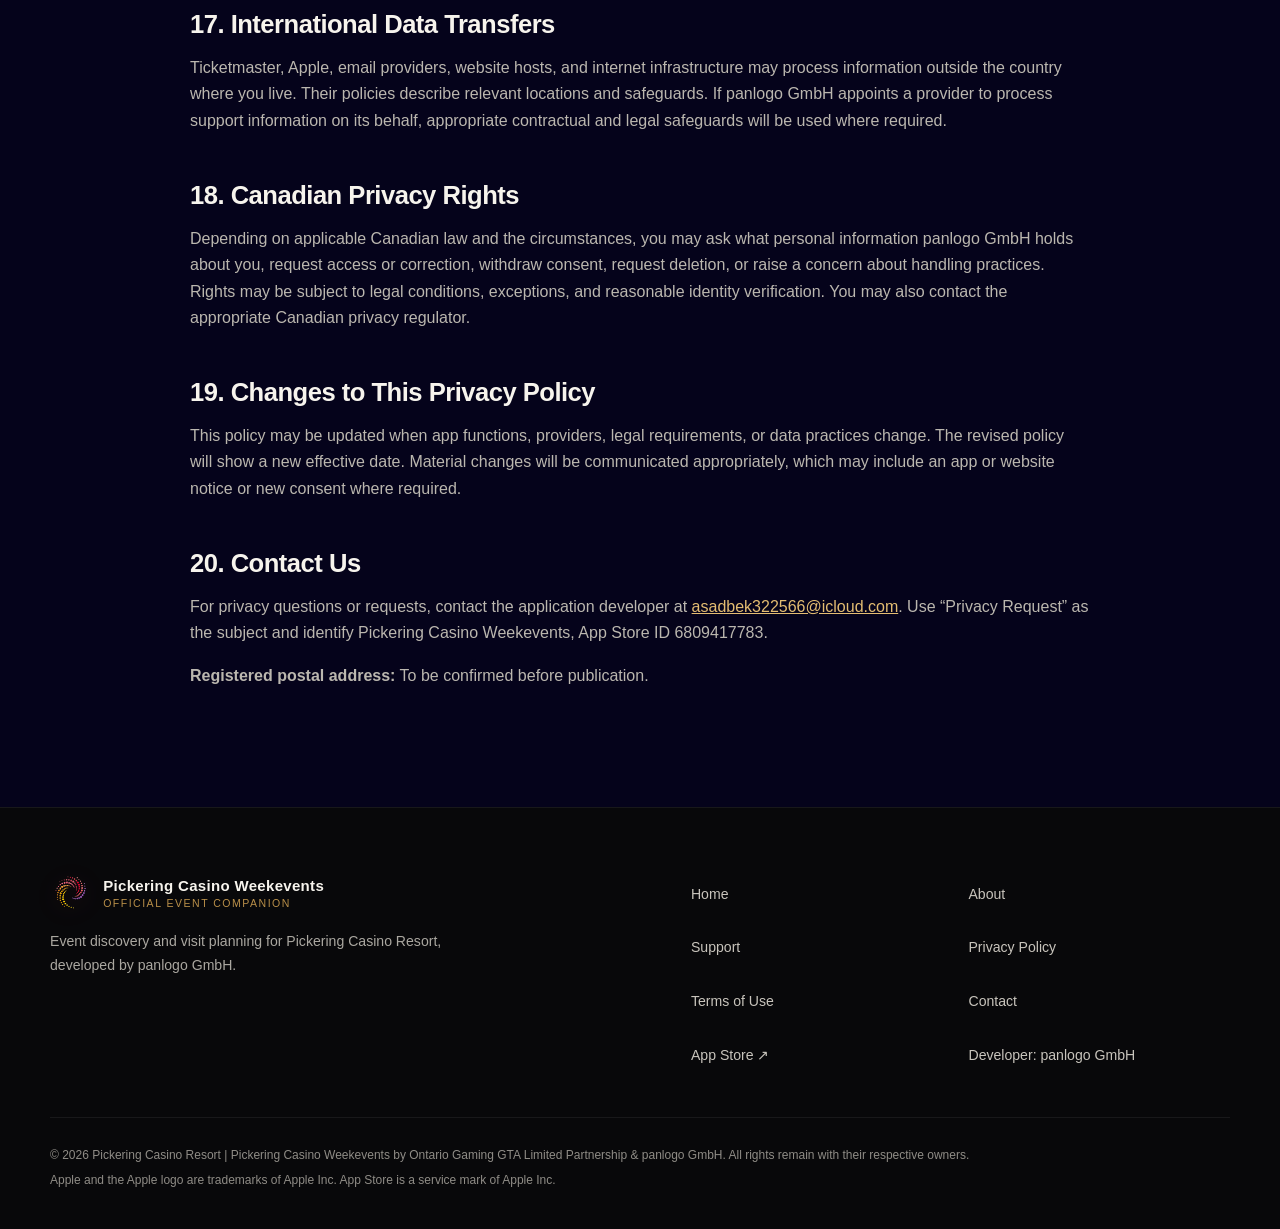
<file: privacy/index.html>
<!doctype html>
<html lang="en-CA">
<head>
  <meta charset="utf-8"><meta name="viewport" content="width=device-width, initial-scale=1">
  <title>Privacy Policy | Pickering Casino Weekevents</title>
  <meta name="description" content="Privacy Policy for the Pickering Casino Weekevents iPhone and iPad app and its supporting website.">
  <link rel="canonical" href="./"><meta property="og:type" content="website"><meta property="og:title" content="Privacy Policy | Pickering Casino Weekevents"><meta property="og:description" content="How information is handled by Pickering Casino Weekevents and its supporting website."><meta property="og:image" content="../PickeringCasinoWeekeventsLogo.png"><meta property="og:locale" content="en_CA"><meta name="twitter:card" content="summary_large_image"><meta name="twitter:title" content="Privacy Policy | Pickering Casino Weekevents"><meta name="twitter:description" content="Privacy information for Pickering Casino Weekevents."><meta name="twitter:image" content="../PickeringCasinoWeekeventsLogo.png"><meta name="theme-color" content="#05031b">
  <link rel="icon" href="../PickeringCasinoWeekeventsLogo.png" type="image/png"><link rel="apple-touch-icon" href="../PickeringCasinoWeekeventsLogo.png"><link rel="manifest" href="../site.webmanifest"><link rel="stylesheet" href="../assets/css/styles.css?rev=20260907b">
</head>
<body>
  <a class="skip-link" href="#main-content">Skip to content</a>
  <header class="site-header"><div class="container nav-shell"><a class="brand" href="../" aria-label="Pickering Casino Weekevents home"><img src="../PickeringCasinoWeekeventsLogo.png" alt=""><span class="brand-copy"><strong>Pickering Casino Weekevents</strong><span>Official event companion</span></span></a><button class="menu-toggle" type="button" aria-label="Open navigation menu" aria-expanded="false" aria-controls="primary-navigation"><span class="menu-icon" aria-hidden="true"></span></button><nav class="nav-menu" id="primary-navigation" aria-label="Primary navigation"><ul class="nav-links"><li><a href="../">Home</a></li><li><a href="../about/">About</a></li><li><a href="../support/">Support</a></li><li><a href="./" aria-current="page">Privacy</a></li><li><a href="../terms/">Terms</a></li></ul><a class="button" href="https://apps.apple.com/app/id6809417783" target="_blank" rel="noopener noreferrer">View on the App Store <span class="arrow" aria-hidden="true">↗</span></a></nav><button class="menu-backdrop" type="button" aria-label="Close navigation menu" tabindex="-1"></button></div></header>
  <main id="main-content">
    <section class="page-hero"><div class="container"><p class="eyebrow">Legal</p><h1>Privacy Policy</h1><p>This policy explains how Pickering Casino Weekevents and its supporting website handle information.</p></div></section>
    <section><div class="container legal">
      <div class="legal-meta"><span><strong>Effective Date:</strong> September 7, 2026</span><span><strong>Last Updated:</strong> September 7, 2026</span><span><strong>App:</strong> Pickering Casino Weekevents</span><span><strong>App Store ID:</strong> 6809417783</span><span><strong>Developer:</strong> panlogo GmbH</span></div>

      <h2>1. Introduction</h2>
      <p>panlogo GmbH provides Pickering Casino Weekevents, an event discovery and personal planning app for performances listed for The Arena at Pickering Casino Resort. The app and this website are developed by panlogo GmbH on behalf of Pickering Casino Resort, with Ontario Gaming GTA Limited Partnership identified in connection with the application.</p>
      <p>This policy reflects the current app release. If functions, service providers, or data practices change, this policy and the App Store privacy answers must be reviewed and updated.</p>

      <h2>2. Scope of This Privacy Policy</h2>
      <p>This policy applies to the Pickering Casino Weekevents iPhone and iPad app, this supporting website, and app-related support communications handled by panlogo GmbH. It does not replace the policies of Ticketmaster, Great Canadian Entertainment, Apple, event organizers, venues, or any other service you choose to open.</p>

      <h2>3. Information the App Collects</h2>
      <p>The app does not require an account and does not operate a panlogo GmbH account database. Its included privacy manifest states that tracking is not performed and declares no collected data types. The app does not include an advertising SDK, behavioural analytics SDK, or panlogo GmbH analytics service.</p>
      <p>Personal planning content remains in the app container unless you intentionally share it or send it to support. Loading current events and images causes technical network information to be processed by Ticketmaster and delivery providers as described below.</p>

      <h2>4. Information Provided by the User</h2>
      <p>You may deliberately select a photo through the Apple system photo picker, add a title or caption, record seat-planning details, choose reminder settings, enter votes in a private two-option vote, or share content using the iOS share sheet. You may also choose to email support. A support email provides panlogo GmbH with your email address, message, attachments, and any device or issue information you include.</p>
      <p>Do not send passwords, ticket barcodes, payment-card information, security codes, API credentials, government identification, or unnecessary sensitive information.</p>

      <h2>5. Information Stored Locally on the Device</h2>
      <p>The app may store the following information locally when you use the relevant feature:</p>
      <ul><li>copies and thumbnails of photos selected through the system photo picker;</li><li>photo titles, captions, dates, and the event association you choose;</li><li>seat-planning details, including event, date, section, row, seat, and local reference;</li><li>reminder choices, lead times, and identifiers needed to update or remove local notifications;</li><li>two-option voting choices, participant count, votes, result, and any local tie result;</li><li>preferences such as onboarding completion and display choices;</li><li>a temporary cache of Ticketmaster event details and artwork addresses.</li></ul>
      <p>This information is stored in the app container using Apple platform storage technologies and is not automatically uploaded to a panlogo GmbH server.</p>

      <h2>6. Device and Technical Information</h2>
      <p>Loading event listings and artwork requires a network request. Ticketmaster, its image-delivery providers, internet carriers, and infrastructure providers may automatically process technical information required to deliver the response, including IP address, request time, network status, and basic request or device information. panlogo GmbH does not use these requests to create an advertising identity or cross-app activity record.</p>

      <h2>7. Analytics and Crash Reporting</h2>
      <p>The app does not contain a behavioural analytics service, advertising SDK, or Crashlytics integration operated by panlogo GmbH. This website contains no analytics, advertising pixels, fingerprinting, or third-party tracking scripts. Standard platform diagnostics or server logs controlled by Apple, Ticketmaster, network providers, or the production website host are subject to those providers’ practices.</p>

      <h2>8. Permissions Used by the App</h2>
      <h3>Photos</h3>
      <p>The app uses the Apple system photo picker. You choose the individual item supplied to the app. The app creates a local copy and thumbnail and removes common location and camera metadata during image processing. It does not modify the original photo. Removing the app copy does not delete the original from your photo library.</p>
      <h3>Notifications</h3>
      <p>The app may request permission to send notifications after onboarding. Permission is optional. If allowed, event reminders are scheduled locally on the device. You can disable a reminder in the app or revoke notification permission in iOS Settings. Delivery depends on iOS settings, Focus, device state, system limits, and event timing.</p>
      <p>The app does not request access to contacts, precise location, health information, financial information, or a user account.</p>

      <h2>9. How Information Is Used</h2>
      <p>Information is used to display and filter events, show event details, maintain local reminders, record personal seat plans, conduct a private vote on one device, organize selected photos, share content through a service you choose, restore local state, improve loading with a short cache, and respond to support or privacy requests. Personal content is not used for targeted advertising, sale to data brokers, credit decisions, or gambling activity.</p>

      <h2>10. Legal Basis and Consent, Where Applicable</h2>
      <p>You control whether to select a photo, enable notifications, create local planning content, open a third-party page, share content, or contact support. Where applicable law requires a legal basis, processing may rely on your request or consent, the provision and security of the app, compliance with law, or legitimate interests that do not override your rights. You may withdraw optional permission through the app or iOS Settings.</p>

      <h2>11. Sharing and Disclosure</h2>
      <p>The app does not automatically upload imported photos, captions, votes, reminder choices, or seat plans to panlogo GmbH. Information may leave the app only in these circumstances:</p>
      <ul><li>Ticketmaster and its infrastructure receive network requests required to return listings and artwork;</li><li>a third-party provider receives a visit when you open its external page;</li><li>the recipient or service you select receives content when you use the iOS share sheet;</li><li>panlogo GmbH receives the information you choose to include in a support email;</li><li>information may be disclosed where reasonably necessary to comply with law, respond to a lawful request, protect users, investigate abuse, or establish and defend legal rights.</li></ul>

      <h2>12. Third-Party Services and External Links</h2>
      <p>The app requests public event information from the Ticketmaster Discovery API for the supported Pickering venue. A response may contain an event name, date, local time, venue name, classification, artwork address, sales status, public notes, and official ticket link. This information describes public performances and is not intended to identify an app user.</p>
      <p>External services are governed by their own policies: <a href="https://privacy.ticketmaster.ca/privacy-policy?tm_link=tm_i_pp" target="_blank" rel="noopener noreferrer">Ticketmaster Canada Privacy Policy</a>, <a href="https://greatcanadian.com/privacy-statement/" target="_blank" rel="noopener noreferrer">Great Canadian Entertainment Privacy Statement</a>, and <a href="https://www.apple.com/legal/privacy/" target="_blank" rel="noopener noreferrer">Apple Privacy</a>.</p>

      <h2>13. Data Retention</h2>
      <p>Personal app records remain locally until you delete them through an available control, replace them, or delete the app. Cached event records are refreshed, replaced, or removed as provider data changes. iOS or iCloud backups may retain app data for a period controlled by Apple settings and retention practices.</p>
      <p>Support messages are kept only as long as reasonably necessary to investigate and answer the request, protect against abuse, maintain appropriate records, and meet legal or accounting obligations. Information no longer needed is deleted or anonymized where appropriate.</p>

      <h2>14. Data Deletion and User Choices</h2>
      <p>You may choose not to import a photo, enable reminders, use sharing, or open an external ticket page. You can remove imported photo records and other local items where the app provides a delete control, manage notification permission in iOS Settings, and remove the app’s local container by deleting the app. Device or cloud backups may retain an older copy under Apple’s rules.</p>
      <p>To request deletion of support correspondence or other information panlogo GmbH actually holds, use the privacy contact below. panlogo GmbH cannot retrieve or delete local content that never left your device.</p>

      <h2>15. Security</h2>
      <p>The app relies on Apple platform protections and limits photo processing to the item selected through the system picker. Reasonable technical and organizational measures are used for information received through support. No storage or transmission method can be guaranteed completely secure, so avoid placing unnecessary sensitive information in captions, shared text, screenshots, or support emails.</p>

      <h2>16. Children’s Privacy</h2>
      <p>The app does not create user accounts and is not designed to knowingly collect personal information from children. A parent or guardian should supervise a child who uses the app. All event, ticket, venue, age, identification, and admission conditions published by Ticketmaster, the organizer, or the venue must be followed. If you believe a child has sent personal information to support, contact the privacy team so it can be reviewed and deleted where required.</p>

      <h2>17. International Data Transfers</h2>
      <p>Ticketmaster, Apple, email providers, website hosts, and internet infrastructure may process information outside the country where you live. Their policies describe relevant locations and safeguards. If panlogo GmbH appoints a provider to process support information on its behalf, appropriate contractual and legal safeguards will be used where required.</p>

      <h2>18. Canadian Privacy Rights</h2>
      <p>Depending on applicable Canadian law and the circumstances, you may ask what personal information panlogo GmbH holds about you, request access or correction, withdraw consent, request deletion, or raise a concern about handling practices. Rights may be subject to legal conditions, exceptions, and reasonable identity verification. You may also contact the appropriate Canadian privacy regulator.</p>

      <h2>19. Changes to This Privacy Policy</h2>
      <p>This policy may be updated when app functions, providers, legal requirements, or data practices change. The revised policy will show a new effective date. Material changes will be communicated appropriately, which may include an app or website notice or new consent where required.</p>

      <h2>20. Contact Us</h2>
      <p>For privacy questions or requests, contact the application developer at <a href="mailto:asadbek322566@icloud.com">asadbek322566@icloud.com</a>. Use “Privacy Request” as the subject and identify Pickering Casino Weekevents, App Store ID 6809417783.</p>
      <p><strong>Registered postal address:</strong> To be confirmed before publication.</p>
    </div></section>
  </main>
  <footer class="site-footer"><div class="container"><div class="footer-top"><div class="footer-brand"><a class="brand" href="../"><img src="../PickeringCasinoWeekeventsLogo.png" alt=""><span class="brand-copy"><strong>Pickering Casino Weekevents</strong><span>Official event companion</span></span></a><p>Event discovery and visit planning for Pickering Casino Resort, developed by panlogo GmbH.</p></div><nav aria-label="Footer navigation"><ul class="footer-nav"><li><a href="../">Home</a></li><li><a href="../about/">About</a></li><li><a href="../support/">Support</a></li><li><a href="./">Privacy Policy</a></li><li><a href="../terms/">Terms of Use</a></li><li><a href="../contact/">Contact</a></li><li><a href="https://apps.apple.com/app/id6809417783" target="_blank" rel="noopener noreferrer">App Store ↗</a></li><li><span>Developer: panlogo GmbH</span></li></ul></nav></div><div class="footer-bottom"><p>© 2026 Pickering Casino Resort | Pickering Casino Weekevents by Ontario Gaming GTA Limited Partnership &amp; panlogo GmbH. All rights remain with their respective owners.</p><p>Apple and the Apple logo are trademarks of Apple Inc. App Store is a service mark of Apple Inc.</p></div></div></footer>
  <script src="../assets/js/main.js?rev=20260907b" defer></script>
</body>
</html>
</file>
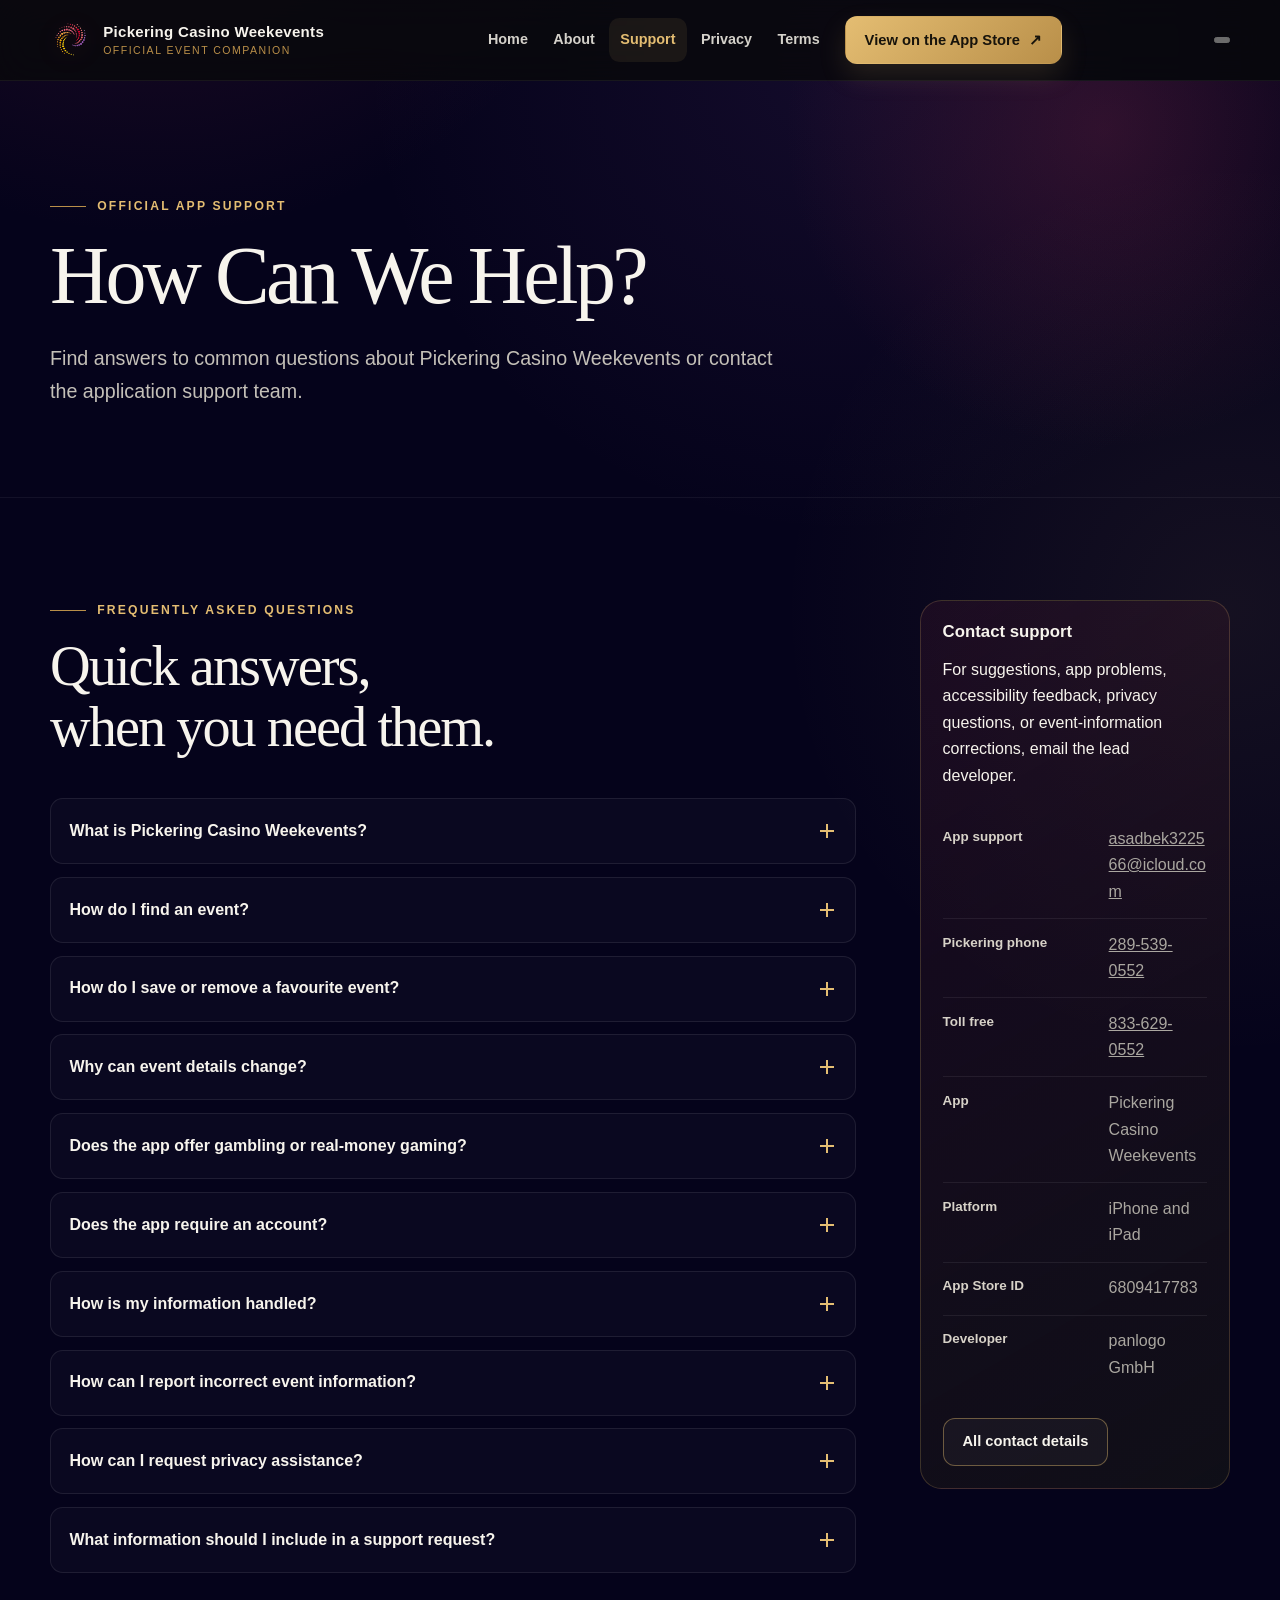
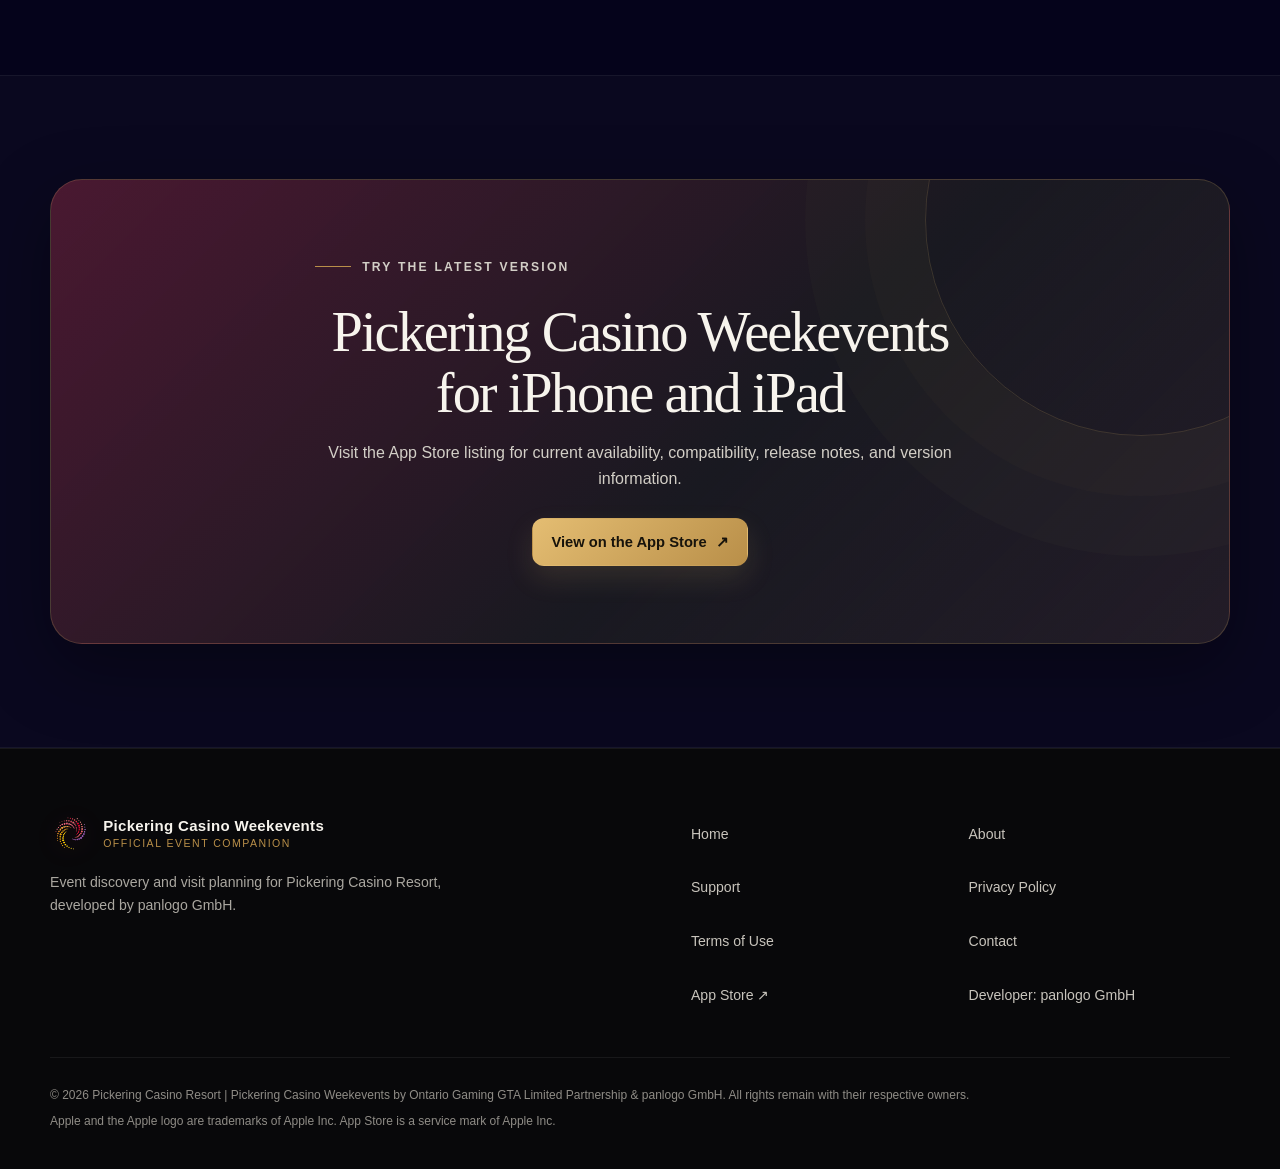
<file: support/index.html>
<!doctype html>
<html lang="en-CA">
<head>
  <meta charset="utf-8"><meta name="viewport" content="width=device-width, initial-scale=1">
  <title>Support | Pickering Casino Weekevents</title>
  <meta name="description" content="Official help and support for the Pickering Casino Weekevents mobile app.">
  <link rel="canonical" href="./"><meta property="og:type" content="website"><meta property="og:title" content="Pickering Casino Weekevents Support"><meta property="og:description" content="Find answers and contact the application support team."><meta property="og:image" content="../PickeringCasinoWeekeventsLogo.png"><meta property="og:locale" content="en_CA"><meta name="twitter:card" content="summary_large_image"><meta name="twitter:title" content="Pickering Casino Weekevents Support"><meta name="twitter:description" content="Official support for the Pickering Casino Weekevents app."><meta name="twitter:image" content="../PickeringCasinoWeekeventsLogo.png"><meta name="theme-color" content="#05031b">
  <link rel="icon" href="../PickeringCasinoWeekeventsLogo.png" type="image/png"><link rel="apple-touch-icon" href="../PickeringCasinoWeekeventsLogo.png"><link rel="manifest" href="../site.webmanifest"><link rel="stylesheet" href="../assets/css/styles.css?rev=20260907b">
</head>
<body>
  <a class="skip-link" href="#main-content">Skip to content</a>
  <header class="site-header"><div class="container nav-shell"><a class="brand" href="../" aria-label="Pickering Casino Weekevents home"><img src="../PickeringCasinoWeekeventsLogo.png" alt=""><span class="brand-copy"><strong>Pickering Casino Weekevents</strong><span>Official event companion</span></span></a><button class="menu-toggle" type="button" aria-label="Open navigation menu" aria-expanded="false" aria-controls="primary-navigation"><span class="menu-icon" aria-hidden="true"></span></button><nav class="nav-menu" id="primary-navigation" aria-label="Primary navigation"><ul class="nav-links"><li><a href="../">Home</a></li><li><a href="../about/">About</a></li><li><a href="./" aria-current="page">Support</a></li><li><a href="../privacy/">Privacy</a></li><li><a href="../terms/">Terms</a></li></ul><a class="button" href="https://apps.apple.com/app/id6809417783" target="_blank" rel="noopener noreferrer">View on the App Store <span class="arrow" aria-hidden="true">↗</span></a></nav><button class="menu-backdrop" type="button" aria-label="Close navigation menu" tabindex="-1"></button></div></header>
  <main id="main-content">
    <section class="page-hero"><div class="container"><p class="eyebrow">Official app support</p><h1>How Can We Help?</h1><p>Find answers to common questions about Pickering Casino Weekevents or contact the application support team.</p></div></section>
    <section><div class="container content-grid"><div>
      <div class="section-intro"><p class="eyebrow">Frequently asked questions</p><h2>Quick answers, when you need them.</h2></div>
      <div class="faq-list">
        <details class="faq-item"><summary>What is Pickering Casino Weekevents?<span class="faq-symbol" aria-hidden="true"></span></summary><div class="faq-answer"><p>Pickering Casino Weekevents is an event companion for performances listed for The Arena at Pickering Casino Resort. It brings current Ticketmaster listings, artwork, dates, venue information, local reminders, seat planning, group voting, and personal photos into one iPhone and iPad app. It is not a ticket seller, venue operator, booking agent, or gambling service.</p></div></details>
        <details class="faq-item"><summary>How do I find an event?<span class="faq-symbol" aria-hidden="true"></span></summary><div class="faq-answer"><p>Open Events to view the latest listings. Filter by category, date, and ticket status, or combine filters. Pull down to refresh. Tap an event to see its artwork, local date and time, venue details, notes, sales status, and official Ticketmaster link when available.</p></div></details>
        <details class="faq-item"><summary>How do I save or remove a favourite event?<span class="faq-symbol" aria-hidden="true"></span></summary><div class="faq-answer"><p>The app does not include a separate Favourite Events list. You can keep track of an event with a local reminder, which can be disabled again from the same event activity or reminder controls. You can also attach a selected personal photo to an event in My Photos, then edit or delete it later.</p></div></details>
        <details class="faq-item"><summary>Why can event details change?<span class="faq-symbol" aria-hidden="true"></span></summary><div class="faq-answer"><p>Dates, times, artwork, descriptions, ticket status, age conditions, accessibility information, and venue instructions are controlled by Ticketmaster, the venue, or the organizer. A short local cache can delay an update. Refresh Events, then confirm final details on Ticketmaster and the official venue website before travelling or purchasing.</p></div></details>
        <details class="faq-item"><summary>Does the app offer gambling or real-money gaming?<span class="faq-symbol" aria-hidden="true"></span></summary><div class="faq-answer"><p>No. The app does not offer gambling, wagering, betting, casino games, prizes of monetary value, deposits, withdrawals, or real-money gaming. It does not process gaming transactions or connect to a gaming account.</p></div></details>
        <details class="faq-item"><summary>Does the app require an account?<span class="faq-symbol" aria-hidden="true"></span></summary><div class="faq-answer"><p>No. You can browse events and use personal planning tools without providing a name, email address, password, or social identity. Ticket purchases open outside the app on Ticketmaster, which may require its own account and payment details under its own terms.</p></div></details>
        <details class="faq-item"><summary>How is my information handled?<span class="faq-symbol" aria-hidden="true"></span></summary><div class="faq-answer"><p>Selected photo copies and thumbnails, captions, seat plans, reminders, votes, preferences, and a short event cache stay in local app storage. The app has no advertising, behavioural tracking, or panlogo GmbH analytics service and does not ask for contacts, precise location, health, financial, or account information. Network providers may process technical request information when event data or artwork loads. Read the <a href="../privacy/">Privacy Policy</a> for details.</p></div></details>
        <details class="faq-item"><summary>How can I report incorrect event information?<span class="faq-symbol" aria-hidden="true"></span></summary><div class="faq-answer"><p>Refresh Events and compare the listing with Ticketmaster and the official venue website. If it still appears incorrect, email support with the event title, displayed date and time, Ticketmaster link, the incorrect detail, and when you noticed it. A non-sensitive screenshot can help. Only Ticketmaster, the venue, or the organizer can change the official record.</p></div></details>
        <details class="faq-item"><summary>How can I request privacy assistance?<span class="faq-symbol" aria-hidden="true"></span></summary><div class="faq-answer"><p>Email the app support contact with “Privacy Request” as the subject and include the app name and App Store ID 6809417783. Most personal app content exists only on your device. You can remove local items in the app and manage notifications in iOS Settings; deleting the app removes its local container, although Apple backups may retain an older copy.</p></div></details>
        <details class="faq-item"><summary>What information should I include in a support request?<span class="faq-symbol" aria-hidden="true"></span></summary><div class="faq-answer"><p>Include your installed app version, iOS or iPadOS version, device model, the affected tab, steps to reproduce, expected and actual results, and your time zone for timing issues. For an event, add its title, displayed date, and Ticketmaster link. Never send passwords, ticket barcodes, payment data, API credentials, government identification, or screenshots containing private content.</p></div></details>
      </div>
    </div><aside class="sidebar-card" aria-labelledby="support-contact-title"><h2 id="support-contact-title">Contact support</h2><p>For suggestions, app problems, accessibility feedback, privacy questions, or event-information corrections, email the lead developer.</p><ul class="detail-list"><li><strong>App support</strong><a href="mailto:asadbek322566@icloud.com">asadbek322566@icloud.com</a></li><li><strong>Pickering phone</strong><a href="tel:+12895390552">289-539-0552</a></li><li><strong>Toll free</strong><a href="tel:+18336290552">833-629-0552</a></li><li><strong>App</strong><span>Pickering Casino Weekevents</span></li><li><strong>Platform</strong><span>iPhone and iPad</span></li><li><strong>App Store ID</strong><span>6809417783</span></li><li><strong>Developer</strong><span>panlogo GmbH</span></li></ul><a class="button button-secondary" href="../contact/">All contact details</a></aside></div></section>
    <section class="surface-section"><div class="container"><div class="cta-panel reveal"><p class="eyebrow">Try the latest version</p><h2>Pickering Casino Weekevents for iPhone and iPad</h2><p>Visit the App Store listing for current availability, compatibility, release notes, and version information.</p><a class="button" href="https://apps.apple.com/app/id6809417783" target="_blank" rel="noopener noreferrer">View on the App Store <span class="arrow" aria-hidden="true">↗</span></a></div></div></section>
  </main>
  <footer class="site-footer"><div class="container"><div class="footer-top"><div class="footer-brand"><a class="brand" href="../"><img src="../PickeringCasinoWeekeventsLogo.png" alt=""><span class="brand-copy"><strong>Pickering Casino Weekevents</strong><span>Official event companion</span></span></a><p>Event discovery and visit planning for Pickering Casino Resort, developed by panlogo GmbH.</p></div><nav aria-label="Footer navigation"><ul class="footer-nav"><li><a href="../">Home</a></li><li><a href="../about/">About</a></li><li><a href="./">Support</a></li><li><a href="../privacy/">Privacy Policy</a></li><li><a href="../terms/">Terms of Use</a></li><li><a href="../contact/">Contact</a></li><li><a href="https://apps.apple.com/app/id6809417783" target="_blank" rel="noopener noreferrer">App Store ↗</a></li><li><span>Developer: panlogo GmbH</span></li></ul></nav></div><div class="footer-bottom"><p>© 2026 Pickering Casino Resort | Pickering Casino Weekevents by Ontario Gaming GTA Limited Partnership &amp; panlogo GmbH. All rights remain with their respective owners.</p><p>Apple and the Apple logo are trademarks of Apple Inc. App Store is a service mark of Apple Inc.</p></div></div></footer>
  <script src="../assets/js/main.js?rev=20260907b" defer></script>
</body>
</html>
</file>
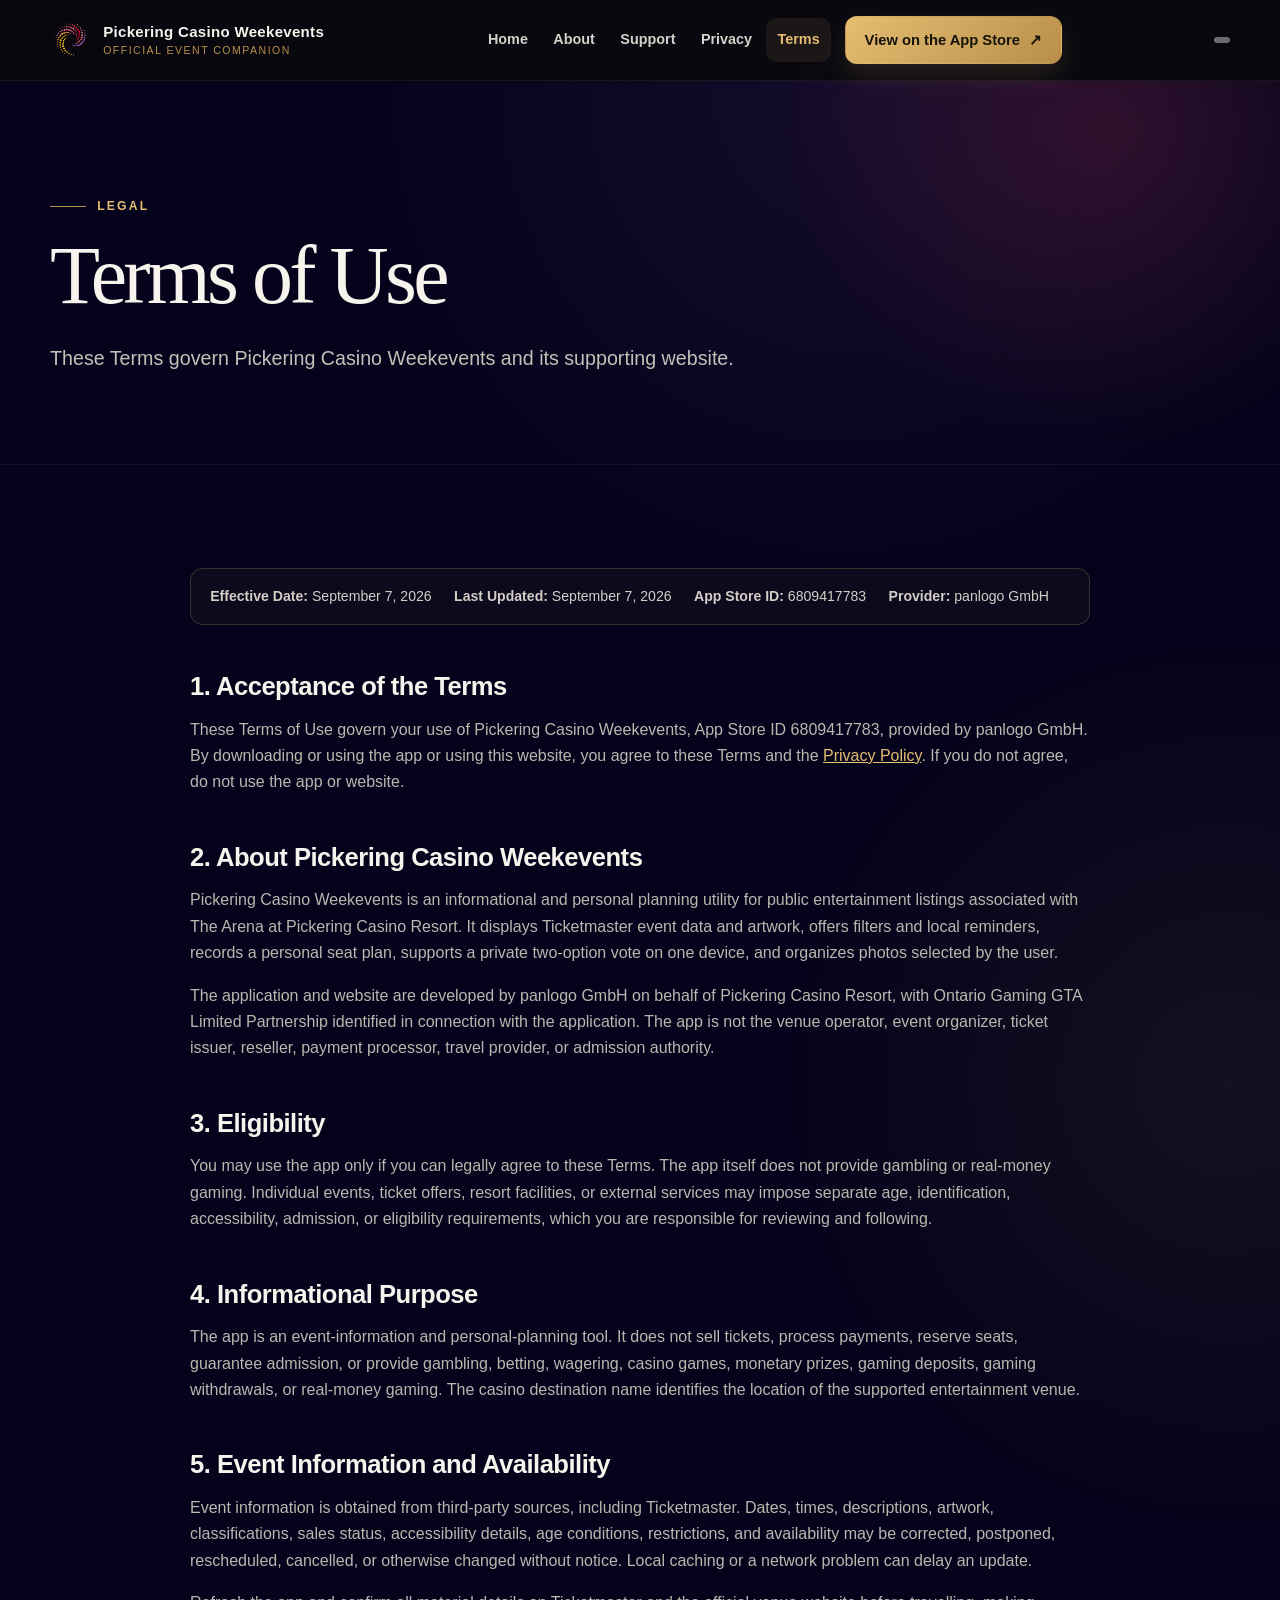
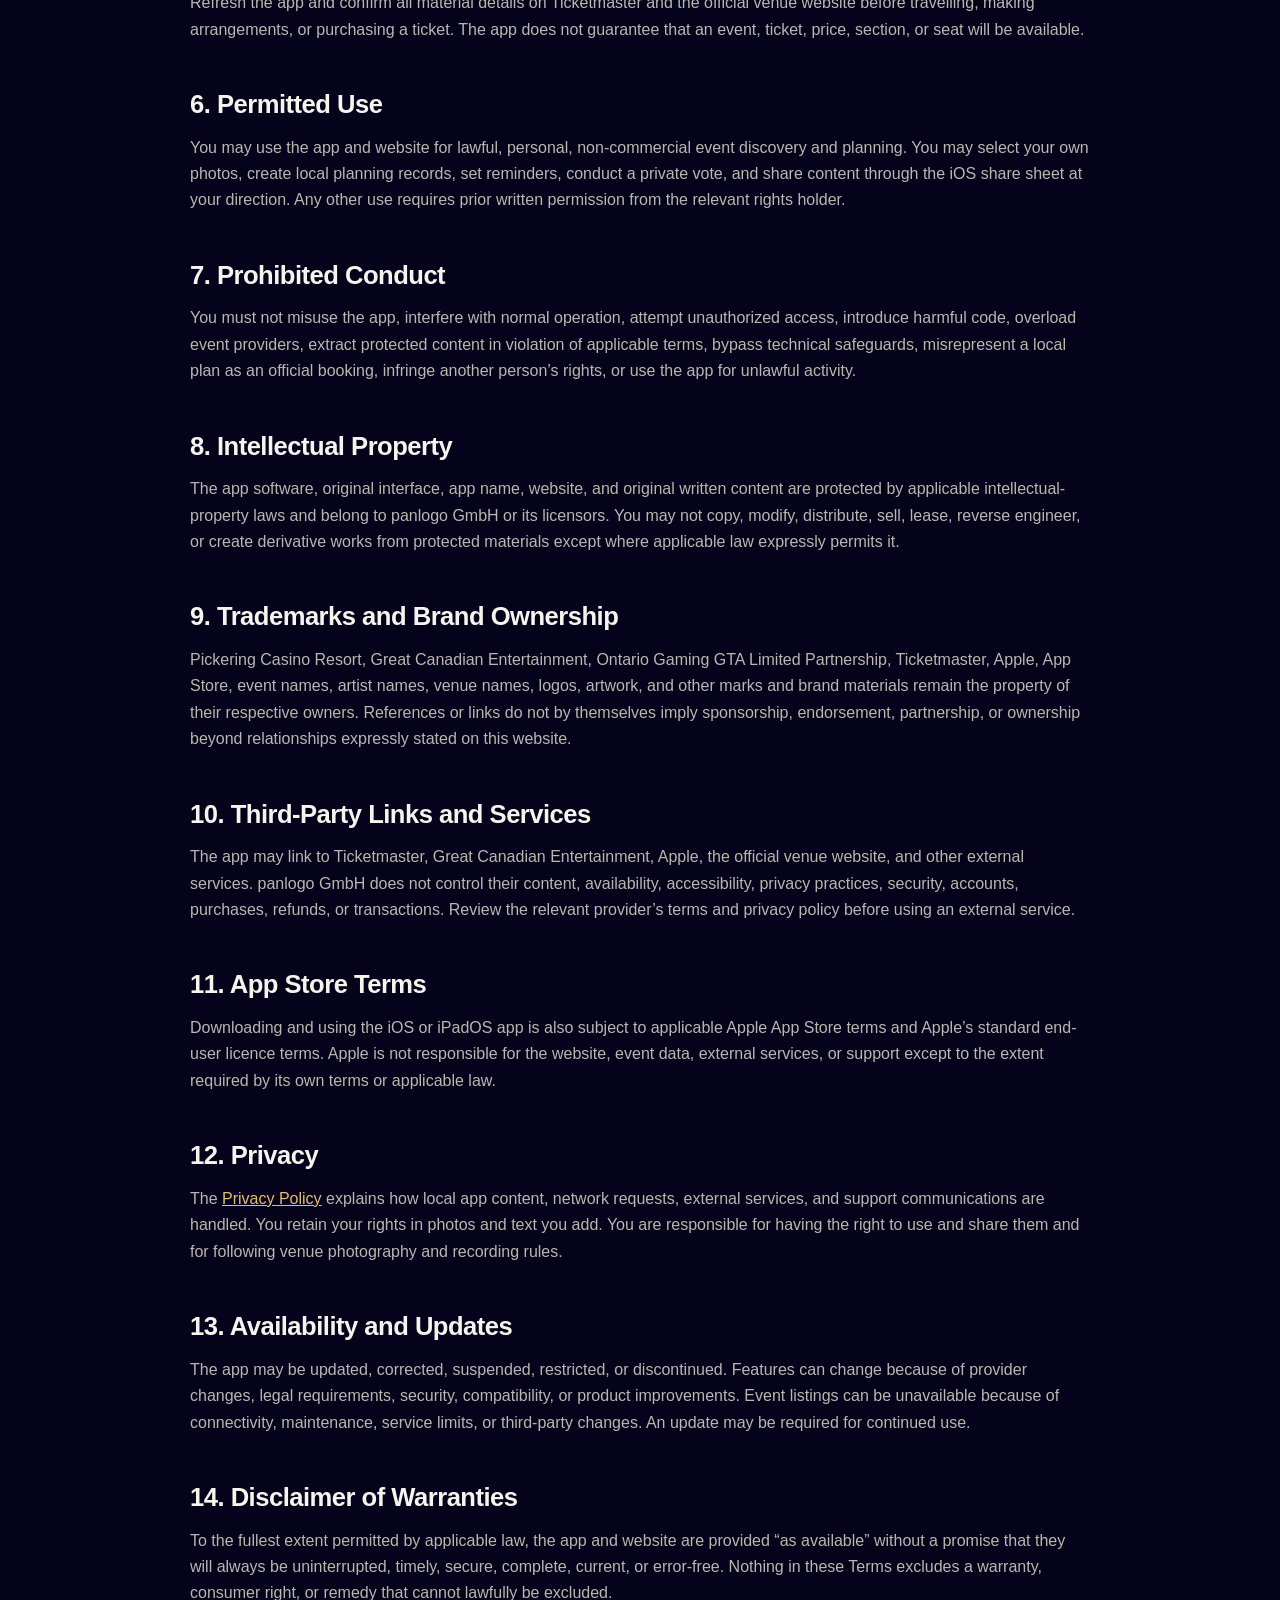
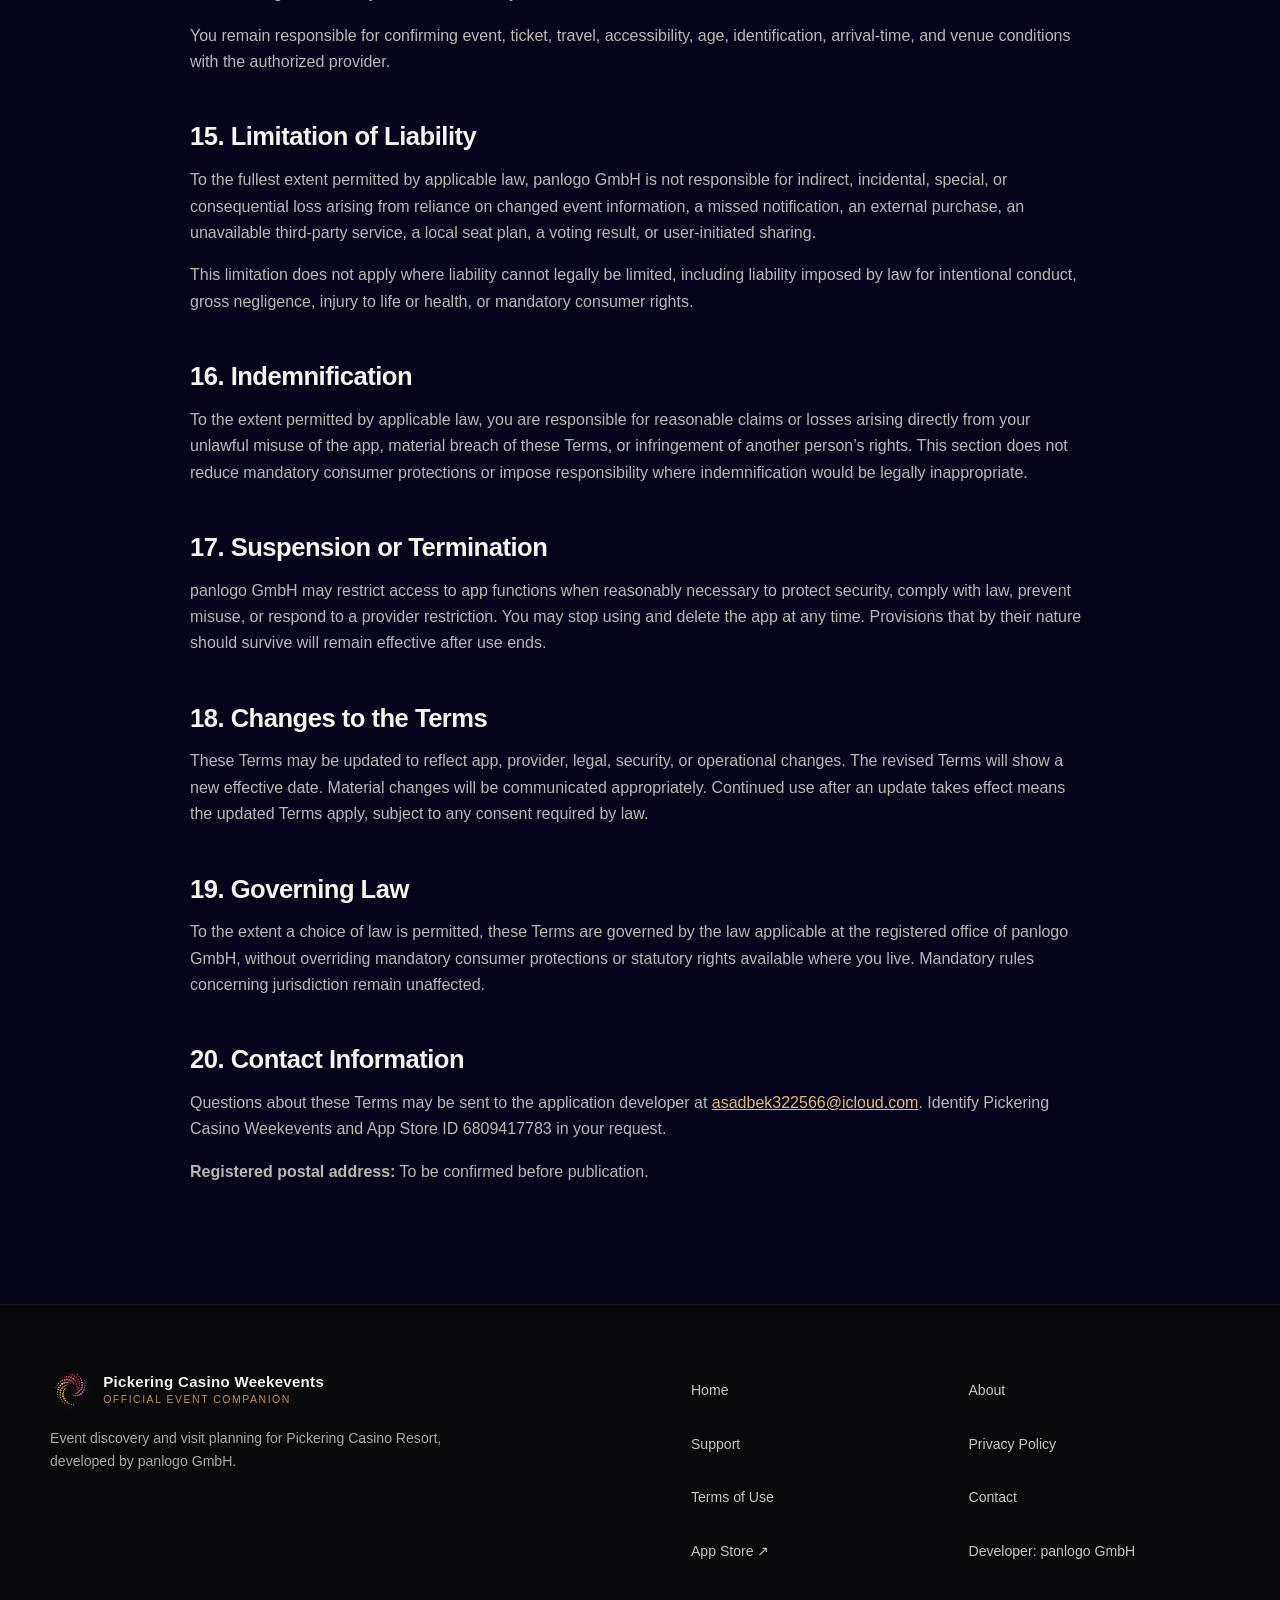
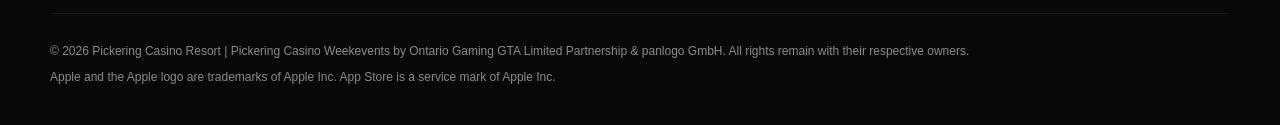
<file: terms/index.html>
<!doctype html>
<html lang="en-CA">
<head>
  <meta charset="utf-8"><meta name="viewport" content="width=device-width, initial-scale=1">
  <title>Terms of Use | Pickering Casino Weekevents</title>
  <meta name="description" content="Terms of Use for the Pickering Casino Weekevents iPhone and iPad app and its supporting website.">
  <link rel="canonical" href="./"><meta property="og:type" content="website"><meta property="og:title" content="Terms of Use | Pickering Casino Weekevents"><meta property="og:description" content="Terms governing use of Pickering Casino Weekevents and its supporting website."><meta property="og:image" content="../PickeringCasinoWeekeventsLogo.png"><meta property="og:locale" content="en_CA"><meta name="twitter:card" content="summary_large_image"><meta name="twitter:title" content="Terms of Use | Pickering Casino Weekevents"><meta name="twitter:description" content="Terms for Pickering Casino Weekevents."><meta name="twitter:image" content="../PickeringCasinoWeekeventsLogo.png"><meta name="theme-color" content="#05031b">
  <link rel="icon" href="../PickeringCasinoWeekeventsLogo.png" type="image/png"><link rel="apple-touch-icon" href="../PickeringCasinoWeekeventsLogo.png"><link rel="manifest" href="../site.webmanifest"><link rel="stylesheet" href="../assets/css/styles.css?rev=20260907b">
</head>
<body>
  <a class="skip-link" href="#main-content">Skip to content</a>
  <header class="site-header"><div class="container nav-shell"><a class="brand" href="../" aria-label="Pickering Casino Weekevents home"><img src="../PickeringCasinoWeekeventsLogo.png" alt=""><span class="brand-copy"><strong>Pickering Casino Weekevents</strong><span>Official event companion</span></span></a><button class="menu-toggle" type="button" aria-label="Open navigation menu" aria-expanded="false" aria-controls="primary-navigation"><span class="menu-icon" aria-hidden="true"></span></button><nav class="nav-menu" id="primary-navigation" aria-label="Primary navigation"><ul class="nav-links"><li><a href="../">Home</a></li><li><a href="../about/">About</a></li><li><a href="../support/">Support</a></li><li><a href="../privacy/">Privacy</a></li><li><a href="./" aria-current="page">Terms</a></li></ul><a class="button" href="https://apps.apple.com/app/id6809417783" target="_blank" rel="noopener noreferrer">View on the App Store <span class="arrow" aria-hidden="true">↗</span></a></nav><button class="menu-backdrop" type="button" aria-label="Close navigation menu" tabindex="-1"></button></div></header>
  <main id="main-content">
    <section class="page-hero"><div class="container"><p class="eyebrow">Legal</p><h1>Terms of Use</h1><p>These Terms govern Pickering Casino Weekevents and its supporting website.</p></div></section>
    <section><div class="container legal">
      <div class="legal-meta"><span><strong>Effective Date:</strong> September 7, 2026</span><span><strong>Last Updated:</strong> September 7, 2026</span><span><strong>App Store ID:</strong> 6809417783</span><span><strong>Provider:</strong> panlogo GmbH</span></div>

      <h2>1. Acceptance of the Terms</h2>
      <p>These Terms of Use govern your use of Pickering Casino Weekevents, App Store ID 6809417783, provided by panlogo GmbH. By downloading or using the app or using this website, you agree to these Terms and the <a href="../privacy/">Privacy Policy</a>. If you do not agree, do not use the app or website.</p>

      <h2>2. About Pickering Casino Weekevents</h2>
      <p>Pickering Casino Weekevents is an informational and personal planning utility for public entertainment listings associated with The Arena at Pickering Casino Resort. It displays Ticketmaster event data and artwork, offers filters and local reminders, records a personal seat plan, supports a private two-option vote on one device, and organizes photos selected by the user.</p>
      <p>The application and website are developed by panlogo GmbH on behalf of Pickering Casino Resort, with Ontario Gaming GTA Limited Partnership identified in connection with the application. The app is not the venue operator, event organizer, ticket issuer, reseller, payment processor, travel provider, or admission authority.</p>

      <h2>3. Eligibility</h2>
      <p>You may use the app only if you can legally agree to these Terms. The app itself does not provide gambling or real-money gaming. Individual events, ticket offers, resort facilities, or external services may impose separate age, identification, accessibility, admission, or eligibility requirements, which you are responsible for reviewing and following.</p>

      <h2>4. Informational Purpose</h2>
      <p>The app is an event-information and personal-planning tool. It does not sell tickets, process payments, reserve seats, guarantee admission, or provide gambling, betting, wagering, casino games, monetary prizes, gaming deposits, gaming withdrawals, or real-money gaming. The casino destination name identifies the location of the supported entertainment venue.</p>

      <h2>5. Event Information and Availability</h2>
      <p>Event information is obtained from third-party sources, including Ticketmaster. Dates, times, descriptions, artwork, classifications, sales status, accessibility details, age conditions, restrictions, and availability may be corrected, postponed, rescheduled, cancelled, or otherwise changed without notice. Local caching or a network problem can delay an update.</p>
      <p>Refresh the app and confirm all material details on Ticketmaster and the official venue website before travelling, making arrangements, or purchasing a ticket. The app does not guarantee that an event, ticket, price, section, or seat will be available.</p>

      <h2>6. Permitted Use</h2>
      <p>You may use the app and website for lawful, personal, non-commercial event discovery and planning. You may select your own photos, create local planning records, set reminders, conduct a private vote, and share content through the iOS share sheet at your direction. Any other use requires prior written permission from the relevant rights holder.</p>

      <h2>7. Prohibited Conduct</h2>
      <p>You must not misuse the app, interfere with normal operation, attempt unauthorized access, introduce harmful code, overload event providers, extract protected content in violation of applicable terms, bypass technical safeguards, misrepresent a local plan as an official booking, infringe another person’s rights, or use the app for unlawful activity.</p>

      <h2>8. Intellectual Property</h2>
      <p>The app software, original interface, app name, website, and original written content are protected by applicable intellectual-property laws and belong to panlogo GmbH or its licensors. You may not copy, modify, distribute, sell, lease, reverse engineer, or create derivative works from protected materials except where applicable law expressly permits it.</p>

      <h2>9. Trademarks and Brand Ownership</h2>
      <p>Pickering Casino Resort, Great Canadian Entertainment, Ontario Gaming GTA Limited Partnership, Ticketmaster, Apple, App Store, event names, artist names, venue names, logos, artwork, and other marks and brand materials remain the property of their respective owners. References or links do not by themselves imply sponsorship, endorsement, partnership, or ownership beyond relationships expressly stated on this website.</p>

      <h2>10. Third-Party Links and Services</h2>
      <p>The app may link to Ticketmaster, Great Canadian Entertainment, Apple, the official venue website, and other external services. panlogo GmbH does not control their content, availability, accessibility, privacy practices, security, accounts, purchases, refunds, or transactions. Review the relevant provider’s terms and privacy policy before using an external service.</p>

      <h2>11. App Store Terms</h2>
      <p>Downloading and using the iOS or iPadOS app is also subject to applicable Apple App Store terms and Apple’s standard end-user licence terms. Apple is not responsible for the website, event data, external services, or support except to the extent required by its own terms or applicable law.</p>

      <h2>12. Privacy</h2>
      <p>The <a href="../privacy/">Privacy Policy</a> explains how local app content, network requests, external services, and support communications are handled. You retain your rights in photos and text you add. You are responsible for having the right to use and share them and for following venue photography and recording rules.</p>

      <h2>13. Availability and Updates</h2>
      <p>The app may be updated, corrected, suspended, restricted, or discontinued. Features can change because of provider changes, legal requirements, security, compatibility, or product improvements. Event listings can be unavailable because of connectivity, maintenance, service limits, or third-party changes. An update may be required for continued use.</p>

      <h2>14. Disclaimer of Warranties</h2>
      <p>To the fullest extent permitted by applicable law, the app and website are provided “as available” without a promise that they will always be uninterrupted, timely, secure, complete, current, or error-free. Nothing in these Terms excludes a warranty, consumer right, or remedy that cannot lawfully be excluded.</p>
      <p>You remain responsible for confirming event, ticket, travel, accessibility, age, identification, arrival-time, and venue conditions with the authorized provider.</p>

      <h2>15. Limitation of Liability</h2>
      <p>To the fullest extent permitted by applicable law, panlogo GmbH is not responsible for indirect, incidental, special, or consequential loss arising from reliance on changed event information, a missed notification, an external purchase, an unavailable third-party service, a local seat plan, a voting result, or user-initiated sharing.</p>
      <p>This limitation does not apply where liability cannot legally be limited, including liability imposed by law for intentional conduct, gross negligence, injury to life or health, or mandatory consumer rights.</p>

      <h2>16. Indemnification</h2>
      <p>To the extent permitted by applicable law, you are responsible for reasonable claims or losses arising directly from your unlawful misuse of the app, material breach of these Terms, or infringement of another person’s rights. This section does not reduce mandatory consumer protections or impose responsibility where indemnification would be legally inappropriate.</p>

      <h2>17. Suspension or Termination</h2>
      <p>panlogo GmbH may restrict access to app functions when reasonably necessary to protect security, comply with law, prevent misuse, or respond to a provider restriction. You may stop using and delete the app at any time. Provisions that by their nature should survive will remain effective after use ends.</p>

      <h2>18. Changes to the Terms</h2>
      <p>These Terms may be updated to reflect app, provider, legal, security, or operational changes. The revised Terms will show a new effective date. Material changes will be communicated appropriately. Continued use after an update takes effect means the updated Terms apply, subject to any consent required by law.</p>

      <h2>19. Governing Law</h2>
      <p>To the extent a choice of law is permitted, these Terms are governed by the law applicable at the registered office of panlogo GmbH, without overriding mandatory consumer protections or statutory rights available where you live. Mandatory rules concerning jurisdiction remain unaffected.</p>

      <h2>20. Contact Information</h2>
      <p>Questions about these Terms may be sent to the application developer at <a href="mailto:asadbek322566@icloud.com">asadbek322566@icloud.com</a>. Identify Pickering Casino Weekevents and App Store ID 6809417783 in your request.</p>
      <p><strong>Registered postal address:</strong> To be confirmed before publication.</p>
    </div></section>
  </main>
  <footer class="site-footer"><div class="container"><div class="footer-top"><div class="footer-brand"><a class="brand" href="../"><img src="../PickeringCasinoWeekeventsLogo.png" alt=""><span class="brand-copy"><strong>Pickering Casino Weekevents</strong><span>Official event companion</span></span></a><p>Event discovery and visit planning for Pickering Casino Resort, developed by panlogo GmbH.</p></div><nav aria-label="Footer navigation"><ul class="footer-nav"><li><a href="../">Home</a></li><li><a href="../about/">About</a></li><li><a href="../support/">Support</a></li><li><a href="../privacy/">Privacy Policy</a></li><li><a href="./">Terms of Use</a></li><li><a href="../contact/">Contact</a></li><li><a href="https://apps.apple.com/app/id6809417783" target="_blank" rel="noopener noreferrer">App Store ↗</a></li><li><span>Developer: panlogo GmbH</span></li></ul></nav></div><div class="footer-bottom"><p>© 2026 Pickering Casino Resort | Pickering Casino Weekevents by Ontario Gaming GTA Limited Partnership &amp; panlogo GmbH. All rights remain with their respective owners.</p><p>Apple and the Apple logo are trademarks of Apple Inc. App Store is a service mark of Apple Inc.</p></div></div></footer>
  <script src="../assets/js/main.js?rev=20260907b" defer></script>
</body>
</html>
</file>
<file: assets/css/styles.css>
:root {
  --color-background: #05031b;
  --color-surface: #0b0926;
  --color-surface-elevated: #151332;
  --color-gold: #b98f49;
  --color-gold-light: #e4bd72;
  --color-burgundy: #8d1437;
  --color-ruby: #e6003c;
  --color-purple: #9454b4;
  --color-yellow: #ffd000;
  --color-text: #f7f4ed;
  --color-text-muted: #aaa7a0;
  --color-border: rgba(212, 175, 103, .22);
  --color-border-strong: rgba(212, 175, 103, .46);
  --shadow: 0 24px 70px rgba(0, 0, 0, .34);
  --radius-sm: .8rem;
  --radius-md: 1.35rem;
  --radius-lg: 2rem;
  --max-width: 1180px;
  --header-height: 80px;
  color-scheme: dark;
}

*, *::before, *::after { box-sizing: border-box; }

html { scroll-behavior: smooth; }

body {
  margin: 0;
  min-width: 320px;
  overflow-x: hidden;
  background:
    radial-gradient(circle at 12% -10%, rgba(152, 47, 79, .24), transparent 32rem),
    radial-gradient(circle at 96% 22%, rgba(212, 175, 103, .08), transparent 28rem),
    radial-gradient(circle at 66% 2%, rgba(148, 84, 180, .1), transparent 30rem),
    var(--color-background);
  color: var(--color-text);
  font-family: Inter, ui-sans-serif, -apple-system, BlinkMacSystemFont, "Segoe UI", sans-serif;
  font-size: 16px;
  line-height: 1.65;
  -webkit-font-smoothing: antialiased;
}

body.menu-open { overflow: hidden; }

img { display: block; max-width: 100%; }
a { color: inherit; }
button, input, textarea { font: inherit; }
button { color: inherit; }

.skip-link {
  position: fixed;
  z-index: 1000;
  top: .75rem;
  left: .75rem;
  padding: .75rem 1rem;
  transform: translateY(-160%);
  border-radius: .5rem;
  background: var(--color-gold-light);
  color: #17130b;
  font-weight: 800;
}

.skip-link:focus { transform: translateY(0); }

:focus-visible {
  outline: 3px solid var(--color-gold-light);
  outline-offset: 4px;
}

.container {
  width: min(calc(100% - 2rem), var(--max-width));
  margin-inline: auto;
}

.site-header {
  position: sticky;
  z-index: 100;
  top: 0;
  border-bottom: 1px solid rgba(255,255,255,.06);
  background: rgba(9, 9, 12, .83);
  -webkit-backdrop-filter: blur(18px);
  backdrop-filter: blur(18px);
}

.nav-shell {
  display: flex;
  min-height: var(--header-height);
  align-items: center;
  justify-content: space-between;
  gap: 1.25rem;
}

.brand {
  display: inline-flex;
  align-items: center;
  gap: .7rem;
  min-width: 0;
  color: var(--color-text);
  text-decoration: none;
}

.brand img {
  width: 42px;
  height: 42px;
  object-fit: contain;
  filter: drop-shadow(0 5px 12px rgba(216, 51, 92, .22));
}

.brand-copy { display: grid; line-height: 1.05; }
.brand-copy strong { font-size: .94rem; letter-spacing: .02em; }
.brand-copy span { margin-top: .28rem; color: var(--color-gold); font-size: .66rem; letter-spacing: .14em; text-transform: uppercase; }

.nav-menu { display: flex; align-items: center; gap: .2rem; }
.nav-links { display: flex; align-items: center; gap: .15rem; margin: 0; padding: 0; list-style: none; }
.nav-links a {
  display: inline-flex;
  min-height: 44px;
  align-items: center;
  padding: .55rem .72rem;
  border-radius: .65rem;
  color: #d4d1ca;
  font-size: .9rem;
  font-weight: 650;
  text-decoration: none;
  transition: background-color .2s ease, color .2s ease;
}

.nav-links a:hover, .nav-links a[aria-current="page"] { background: rgba(212,175,103,.09); color: var(--color-gold-light); }
.nav-menu .button { margin-left: .65rem; }

.menu-toggle {
  display: none;
  width: 48px;
  height: 48px;
  align-items: center;
  justify-content: center;
  border: 1px solid var(--color-border);
  border-radius: .8rem;
  background: var(--color-surface);
  cursor: pointer;
}

.menu-icon, .menu-icon::before, .menu-icon::after {
  width: 21px;
  height: 2px;
  border-radius: 4px;
  background: var(--color-text);
  transition: transform .25s ease, opacity .25s ease;
}

.menu-icon { position: relative; }
.menu-icon::before, .menu-icon::after { position: absolute; left: 0; content: ""; }
.menu-icon::before { transform: translateY(-7px); }
.menu-icon::after { transform: translateY(7px); }
.menu-toggle[aria-expanded="true"] .menu-icon { background: transparent; }
.menu-toggle[aria-expanded="true"] .menu-icon::before { transform: rotate(45deg); }
.menu-toggle[aria-expanded="true"] .menu-icon::after { transform: rotate(-45deg); }

.button {
  display: inline-flex;
  min-height: 48px;
  align-items: center;
  justify-content: center;
  gap: .55rem;
  padding: .78rem 1.18rem;
  border: 1px solid transparent;
  border-radius: .75rem;
  background: linear-gradient(135deg, var(--color-gold-light), var(--color-gold));
  box-shadow: 0 12px 28px rgba(212, 175, 103, .14);
  color: #17130b;
  font-size: .92rem;
  font-weight: 800;
  line-height: 1.15;
  text-align: center;
  text-decoration: none;
  transition: transform .2s ease, box-shadow .2s ease, border-color .2s ease, background-color .2s ease;
}

.button:hover { transform: translateY(-2px); box-shadow: 0 16px 34px rgba(212, 175, 103, .22); }
.button-secondary { border-color: var(--color-border-strong); background: rgba(255,255,255,.035); box-shadow: none; color: var(--color-text); }
.button-secondary:hover { border-color: var(--color-gold); background: rgba(212,175,103,.08); box-shadow: none; }
.button-link { min-height: 44px; padding-inline: .35rem; background: transparent; box-shadow: none; color: var(--color-gold-light); }
.button-link:hover { box-shadow: none; }
.arrow { font-size: 1.05em; }

.hero {
  position: relative;
  isolation: isolate;
  min-height: min(860px, calc(100vh - var(--header-height)));
  overflow: hidden;
  padding: clamp(5rem, 9vw, 8rem) 0;
}

.hero::before {
  position: absolute;
  z-index: -2;
  top: 8%;
  right: -16rem;
  width: 48rem;
  height: 48rem;
  border-radius: 50%;
  background: radial-gradient(circle, rgba(152,47,79,.32), rgba(99,31,56,.1) 38%, transparent 70%);
  content: "";
  animation: ambient 9s ease-in-out infinite alternate;
}

.hero::after {
  position: absolute;
  z-index: -1;
  inset: 0;
  opacity: .22;
  background-image: linear-gradient(rgba(255,255,255,.035) 1px, transparent 1px), linear-gradient(90deg, rgba(255,255,255,.035) 1px, transparent 1px);
  background-size: 56px 56px;
  -webkit-mask-image: linear-gradient(to bottom, #000, transparent 82%);
  mask-image: linear-gradient(to bottom, #000, transparent 82%);
  content: "";
}

.hero-grid { display: grid; grid-template-columns: minmax(0, 1.03fr) minmax(340px, .97fr); align-items: center; gap: clamp(3rem, 6vw, 7rem); }
.eyebrow { display: flex; align-items: center; gap: .7rem; margin: 0 0 1rem; color: var(--color-gold-light); font-size: .76rem; font-weight: 800; letter-spacing: .18em; text-transform: uppercase; }
.eyebrow::before { width: 2.25rem; height: 1px; background: var(--color-gold); content: ""; }

h1, h2, h3 { margin-top: 0; line-height: 1.08; text-wrap: balance; }
h1 { max-width: 760px; margin-bottom: 1.35rem; font-family: Georgia, "Times New Roman", serif; font-size: clamp(3rem, 7vw, 6.2rem); font-weight: 500; letter-spacing: -.045em; }
h2 { margin-bottom: 1rem; font-family: Georgia, "Times New Roman", serif; font-size: clamp(2.2rem, 4.4vw, 4rem); font-weight: 500; letter-spacing: -.035em; }
h3 { margin-bottom: .65rem; font-size: 1.22rem; letter-spacing: -.018em; }
p { margin-top: 0; }
.hero-lead { max-width: 660px; margin-bottom: 2rem; color: #c9c5bd; font-size: clamp(1.05rem, 1.7vw, 1.28rem); }
.hero-actions { display: flex; flex-wrap: wrap; gap: .8rem; }
.hero-note { margin: 1.45rem 0 0; color: var(--color-text-muted); font-size: .82rem; }
.hero-copy { animation: enter .7s ease both; }

.device-stage { position: relative; min-height: 550px; animation: enter .8s .12s ease both; }
.device-glow { position: absolute; inset: 18% 8%; border-radius: 50%; background: rgba(212,175,103,.18); filter: blur(70px); }
.phone {
  position: absolute;
  z-index: 2;
  top: 0;
  right: 8%;
  width: min(300px, 70vw);
  min-height: 570px;
  padding: 12px;
  transform: rotate(3deg);
  border: 1px solid rgba(255,255,255,.2);
  border-radius: 2.8rem;
  background: #08080b;
  box-shadow: 0 40px 100px rgba(0,0,0,.55), 0 0 0 5px rgba(255,255,255,.025);
}

.phone::before { position: absolute; z-index: 4; top: 19px; left: 50%; width: 80px; height: 22px; transform: translateX(-50%); border-radius: 2rem; background: #050507; content: ""; }
.phone-screen { min-height: 546px; overflow: hidden; border-radius: 2.15rem; background: linear-gradient(160deg, #211016, #111117 45%, #161014); }
.phone-screen.app-preview { min-height: 0; background: #08070e; }
.phone-screen.app-preview img { width: 100%; height: auto; border-radius: 2.15rem; }
.app-bar { display: flex; align-items: center; gap: .65rem; padding: 3.6rem 1.15rem 1rem; }
.app-bar img { width: 38px; height: 38px; object-fit: contain; }
.app-bar strong { display: block; font-size: .83rem; }
.app-bar span { display: block; color: var(--color-gold); font-size: .62rem; }
.phone-heading { padding: .25rem 1.2rem 1rem; font-family: Georgia, serif; font-size: 1.8rem; line-height: 1.05; }
.mini-card { margin: 0 .9rem .75rem; padding: .95rem; border: 1px solid rgba(255,255,255,.08); border-radius: 1rem; background: rgba(255,255,255,.055); box-shadow: 0 12px 30px rgba(0,0,0,.2); }
.mini-date { color: var(--color-gold-light); font-size: .65rem; font-weight: 800; letter-spacing: .12em; text-transform: uppercase; }
.mini-card strong { display: block; margin: .25rem 0; font-size: .94rem; }
.mini-card p { margin: 0; color: var(--color-text-muted); font-size: .7rem; }
.mini-card.featured { border-color: rgba(212,175,103,.3); background: linear-gradient(135deg, rgba(152,47,79,.28), rgba(212,175,103,.08)); }
.floating-tag { position: absolute; z-index: 3; display: inline-flex; min-height: 40px; align-items: center; gap: .45rem; padding: .6rem .85rem; border: 1px solid var(--color-border); border-radius: 4rem; background: rgba(18,18,23,.88); box-shadow: var(--shadow); color: #eee8db; font-size: .78rem; font-weight: 750; -webkit-backdrop-filter: blur(12px); backdrop-filter: blur(12px); }
.floating-tag::before { width: .45rem; height: .45rem; border-radius: 50%; background: var(--color-gold); box-shadow: 0 0 14px var(--color-gold); content: ""; }
.tag-events { top: 13%; left: 2%; }
.tag-schedules { bottom: 28%; left: -2%; }
.tag-saved { right: -1%; bottom: 13%; }

section { padding: clamp(4.5rem, 8vw, 7.5rem) 0; }
.section-intro { max-width: 760px; margin-bottom: 2.5rem; }
.section-intro.center { margin-inline: auto; text-align: center; }
.section-intro.center .eyebrow { justify-content: center; }
.section-copy { color: var(--color-text-muted); font-size: 1.07rem; }
.surface-section { border-block: 1px solid rgba(255,255,255,.055); background: rgba(255,255,255,.018); }

.venue-grid { display: grid; grid-template-columns: 1.08fr .92fr; align-items: center; gap: clamp(2rem, 6vw, 6rem); }
.venue-media { position: relative; overflow: hidden; min-height: 500px; border: 1px solid var(--color-border); border-radius: var(--radius-lg); box-shadow: var(--shadow); }
.venue-media img { width: 100%; height: 100%; min-height: 500px; object-fit: cover; }
.venue-media::after { position: absolute; inset: 0; background: linear-gradient(to top, rgba(5,3,27,.62), transparent 50%); content: ""; }
.venue-caption { position: absolute; z-index: 1; right: 1rem; bottom: 1rem; left: 1rem; margin: 0; color: rgba(255,255,255,.84); font-size: .78rem; }
.resort-logo-panel { display: flex; min-height: 92px; align-items: center; margin: 1.5rem 0; padding: 1.25rem; border-radius: 1rem; background: #fff; }
.resort-logo-panel img { width: min(100%, 420px); height: auto; }
.source-note { color: var(--color-text-muted); font-size: .74rem; }

.intro-grid { display: grid; grid-template-columns: .9fr 1.1fr; align-items: start; gap: clamp(2rem, 6vw, 6rem); }
.intro-panel { padding: 1.5rem; border: 1px solid var(--color-border); border-radius: var(--radius-md); background: linear-gradient(135deg, rgba(152,47,79,.18), rgba(18,18,23,.7)); }
.stat-list { display: grid; grid-template-columns: repeat(3, 1fr); margin: 0; padding: 0; gap: .75rem; list-style: none; }
.stat-list li { min-height: 110px; padding: 1rem; border: 1px solid rgba(255,255,255,.07); border-radius: 1rem; background: rgba(9,9,12,.5); }
.stat-list strong { display: block; color: var(--color-gold-light); font-family: Georgia, serif; font-size: 1.25rem; font-weight: 500; }
.stat-list span { color: var(--color-text-muted); font-size: .78rem; }

.feature-grid { display: grid; grid-template-columns: repeat(3, 1fr); gap: 1rem; }
.feature-card { position: relative; overflow: hidden; min-height: 260px; padding: 1.5rem; border: 1px solid rgba(255,255,255,.075); border-radius: var(--radius-md); background: linear-gradient(145deg, rgba(255,255,255,.045), rgba(255,255,255,.018)); transition: transform .25s ease, border-color .25s ease, background-color .25s ease; }
.feature-card::after { position: absolute; right: -4rem; bottom: -5rem; width: 10rem; height: 10rem; border-radius: 50%; background: rgba(152,47,79,.15); filter: blur(10px); content: ""; }
.feature-card:hover { transform: translateY(-6px); border-color: var(--color-border-strong); background: rgba(255,255,255,.055); }
.feature-icon { display: grid; width: 48px; height: 48px; margin-bottom: 2.4rem; place-items: center; border: 1px solid var(--color-border); border-radius: .9rem; background: rgba(212,175,103,.08); color: var(--color-gold-light); font-size: 1.25rem; }
.feature-card p { position: relative; z-index: 1; margin-bottom: 0; color: var(--color-text-muted); font-size: .94rem; }

.notice { display: flex; align-items: flex-start; gap: 1rem; margin-top: 2rem; padding: 1.2rem 1.3rem; border: 1px solid var(--color-border); border-radius: var(--radius-sm); background: rgba(212,175,103,.055); color: #d4d0c8; font-size: .9rem; }
.notice-mark { flex: 0 0 auto; display: grid; width: 32px; height: 32px; place-items: center; border-radius: 50%; background: rgba(212,175,103,.14); color: var(--color-gold-light); font-weight: 850; }
.notice p { margin: .2rem 0 0; }

.cta-panel { position: relative; isolation: isolate; overflow: hidden; padding: clamp(2rem, 6vw, 5rem); border: 1px solid var(--color-border); border-radius: var(--radius-lg); background: linear-gradient(135deg, rgba(99,31,56,.72), rgba(26,26,33,.96) 58%, rgba(212,175,103,.12)); box-shadow: var(--shadow); text-align: center; }
.cta-panel::before { position: absolute; z-index: -1; top: -11rem; right: -8rem; width: 27rem; height: 27rem; border: 1px solid rgba(212,175,103,.18); border-radius: 50%; box-shadow: 0 0 0 60px rgba(212,175,103,.025), 0 0 0 120px rgba(212,175,103,.018); content: ""; }
.cta-panel h2 { max-width: 760px; margin-inline: auto; }
.cta-panel p { max-width: 650px; margin: 0 auto 1.6rem; color: #d3cfc7; }

.page-hero { position: relative; isolation: isolate; overflow: hidden; padding: clamp(5rem, 9vw, 8rem) 0 clamp(3.7rem, 7vw, 6rem); border-bottom: 1px solid rgba(255,255,255,.055); }
.page-hero::after { position: absolute; z-index: -1; top: -18rem; right: -10rem; width: 42rem; height: 42rem; border-radius: 50%; background: radial-gradient(circle, rgba(152,47,79,.26), transparent 67%); content: ""; }
.page-hero h1 { max-width: 900px; font-size: clamp(3rem, 6.4vw, 5.7rem); }
.page-hero p:not(.eyebrow) { max-width: 750px; margin-bottom: 0; color: #c4c0b8; font-size: clamp(1.04rem, 1.7vw, 1.23rem); }

.content-grid { display: grid; grid-template-columns: minmax(0, 1fr) 310px; align-items: start; gap: clamp(2rem, 5vw, 5rem); }
.content-card { padding: clamp(1.3rem, 4vw, 2.3rem); border: 1px solid rgba(255,255,255,.075); border-radius: var(--radius-md); background: rgba(255,255,255,.025); }
.content-card + .content-card { margin-top: 1rem; }
.content-card p:last-child { margin-bottom: 0; }
.sidebar-card { position: sticky; top: calc(var(--header-height) + 1rem); padding: 1.35rem; border: 1px solid var(--color-border); border-radius: var(--radius-md); background: linear-gradient(150deg, rgba(99,31,56,.2), rgba(18,18,23,.82)); }
.sidebar-card h2 { font-family: inherit; font-size: 1.05rem; font-weight: 800; letter-spacing: 0; }
.sidebar-links { display: grid; margin: 0; padding: 0; gap: .25rem; list-style: none; }
.sidebar-links a { display: flex; min-height: 44px; align-items: center; padding: .55rem .7rem; border-radius: .55rem; color: #d2cec5; font-size: .88rem; text-decoration: none; }
.sidebar-links a:hover { background: rgba(212,175,103,.08); color: var(--color-gold-light); }

.info-grid { display: grid; grid-template-columns: repeat(2, 1fr); gap: 1rem; }
.info-card { min-height: 200px; padding: 1.5rem; border: 1px solid rgba(255,255,255,.075); border-radius: var(--radius-md); background: rgba(255,255,255,.025); }
.info-card p { margin-bottom: 0; color: var(--color-text-muted); }
.timeline { position: relative; display: grid; gap: 1rem; }
.timeline-item { padding: 1.35rem 1.35rem 1.35rem 4rem; border: 1px solid rgba(255,255,255,.075); border-radius: var(--radius-md); background: rgba(255,255,255,.025); }
.timeline-number { position: absolute; left: 1.15rem; display: grid; width: 36px; height: 36px; place-items: center; border: 1px solid var(--color-border); border-radius: 50%; color: var(--color-gold-light); font-weight: 800; }
.timeline-item p { margin: 0; color: var(--color-text-muted); }

.faq-list { display: grid; gap: .8rem; }
.faq-item { overflow: hidden; border: 1px solid rgba(255,255,255,.085); border-radius: var(--radius-sm); background: rgba(255,255,255,.024); }
.faq-item h3 { margin: 0; }
.faq-item summary, .faq-question { display: flex; width: 100%; min-height: 64px; align-items: center; justify-content: space-between; gap: 1rem; padding: 1rem 1.15rem; border: 0; background: transparent; color: var(--color-text); font-weight: 750; text-align: left; cursor: pointer; list-style: none; }
.faq-item summary::-webkit-details-marker { display: none; }
.faq-item summary:hover, .faq-question:hover { background: rgba(212,175,103,.045); }
.faq-symbol { flex: 0 0 auto; position: relative; width: 20px; height: 20px; }
.faq-symbol::before, .faq-symbol::after { position: absolute; top: 50%; left: 50%; width: 14px; height: 2px; transform: translate(-50%, -50%); background: var(--color-gold-light); content: ""; transition: transform .2s ease; }
.faq-symbol::after { transform: translate(-50%, -50%) rotate(90deg); }
.faq-question[aria-expanded="true"] .faq-symbol::after, .faq-item[open] .faq-symbol::after { transform: translate(-50%, -50%) rotate(0); }
.faq-answer { display: block; }
.faq-answer p { margin: 0; padding: 0 1.15rem 1.15rem; color: var(--color-text-muted); }
.faq-item[open] .faq-answer { animation: faq-enter .22s ease both; }

.contact-grid { display: grid; grid-template-columns: 1.05fr .95fr; gap: 1rem; }
.contact-card { padding: clamp(1.4rem, 4vw, 2.3rem); border: 1px solid var(--color-border); border-radius: var(--radius-md); background: linear-gradient(145deg, rgba(99,31,56,.16), rgba(255,255,255,.025)); }
.contact-card p { color: var(--color-text-muted); }
.detail-list { margin: 1.5rem 0; padding: 0; list-style: none; }
.detail-list li { display: grid; grid-template-columns: 150px 1fr; gap: 1rem; padding: .8rem 0; border-bottom: 1px solid rgba(255,255,255,.07); }
.detail-list li:last-child { border-bottom: 0; }
.detail-list strong { color: #d7d2c8; font-size: .84rem; }
.detail-list span, .detail-list a { color: var(--color-text-muted); overflow-wrap: anywhere; }
.pending-contact { color: var(--color-gold-light) !important; font-style: italic; }

.legal { max-width: 900px; }
.legal-meta { display: flex; flex-wrap: wrap; gap: .65rem 1.4rem; margin-bottom: 2rem; padding: 1rem 1.2rem; border: 1px solid var(--color-border); border-radius: var(--radius-sm); background: rgba(212,175,103,.045); color: #d2cec5; font-size: .88rem; }
.legal h2 { margin-top: 3rem; font-family: inherit; font-size: clamp(1.35rem, 2vw, 1.65rem); font-weight: 800; letter-spacing: -.02em; }
.legal h3 { margin-top: 1.8rem; }
.legal p, .legal li { color: #bbb7af; }
.legal a { color: var(--color-gold-light); }
.legal ul { padding-left: 1.3rem; }
.legal li + li { margin-top: .45rem; }

.error-page { display: grid; min-height: calc(100vh - var(--header-height)); place-items: center; padding: 5rem 0; text-align: center; }
.error-code { margin: 0; background: linear-gradient(135deg, var(--color-gold-light), var(--color-ruby)); -webkit-background-clip: text; background-clip: text; color: transparent; font-family: Georgia, serif; font-size: clamp(7rem, 22vw, 15rem); line-height: .8; }
.error-page h1 { margin: 1.6rem auto 1rem; font-size: clamp(2.2rem, 5vw, 4rem); }
.error-page p { max-width: 560px; margin-inline: auto; color: var(--color-text-muted); }
.error-page .hero-actions { justify-content: center; }

.site-footer { padding: 4rem 0 2rem; border-top: 1px solid rgba(255,255,255,.065); background: #08080a; }
.footer-top { display: grid; grid-template-columns: 1.1fr 1fr; align-items: start; gap: 3rem; padding-bottom: 2.5rem; }
.footer-brand { max-width: 410px; }
.footer-brand .brand { margin-bottom: 1rem; }
.footer-brand p { color: var(--color-text-muted); font-size: .88rem; }
.footer-nav { display: grid; grid-template-columns: repeat(2, 1fr); gap: .6rem 1rem; margin: 0; padding: 0; list-style: none; }
.footer-nav a, .footer-nav span { display: inline-flex; min-height: 44px; align-items: center; color: #c8c4bc; font-size: .88rem; text-decoration: none; }
.footer-nav a:hover { color: var(--color-gold-light); }
.footer-bottom { padding-top: 1.4rem; border-top: 1px solid rgba(255,255,255,.065); color: #8f8c86; font-size: .75rem; }
.footer-bottom p { margin: .35rem 0; }

.reveal { opacity: 0; transform: translateY(24px); transition: opacity .65s ease, transform .65s ease; }
.reveal.is-visible { opacity: 1; transform: translateY(0); }

@keyframes enter { from { opacity: 0; transform: translateY(22px); } to { opacity: 1; transform: translateY(0); } }
@keyframes ambient { from { transform: translate3d(-2%, -2%, 0) scale(.96); } to { transform: translate3d(3%, 2%, 0) scale(1.06); } }
@keyframes faq-enter { from { opacity: 0; transform: translateY(-4px); } to { opacity: 1; transform: translateY(0); } }

@media (max-width: 1024px) {
  .hero-grid { grid-template-columns: 1fr .82fr; gap: 2rem; }
  .feature-grid { grid-template-columns: repeat(2, 1fr); }
  .nav-menu .button { display: none; }
}

@media (max-width: 820px) {
  :root { --header-height: 70px; }
  .container { width: min(calc(100% - 1.5rem), var(--max-width)); }
  .menu-toggle { display: inline-flex; }
  .nav-menu {
    position: fixed;
    z-index: 99;
    top: var(--header-height);
    right: 0;
    width: min(88vw, 390px);
    height: calc(100dvh - var(--header-height));
    display: flex;
    flex-direction: column;
    align-items: stretch;
    padding: 1rem;
    transform: translateX(105%);
    border-left: 1px solid var(--color-border);
    background: rgba(12,12,16,.98);
    box-shadow: -20px 0 70px rgba(0,0,0,.42);
    visibility: hidden;
    transition: transform .28s ease, visibility .28s ease;
  }
  .nav-menu.is-open { transform: translateX(0); visibility: visible; }
  .nav-links { display: grid; align-items: stretch; }
  .nav-links a { min-height: 54px; padding: .8rem 1rem; font-size: 1rem; }
  .nav-menu .button { display: inline-flex; margin: 1rem 0 0; }
  .menu-backdrop { position: fixed; z-index: 98; inset: var(--header-height) 0 0; border: 0; background: rgba(0,0,0,.58); opacity: 0; pointer-events: none; transition: opacity .25s ease; }
  .menu-backdrop.is-visible { opacity: 1; pointer-events: auto; }
  .hero { min-height: auto; padding-top: 4.5rem; }
  .hero-grid { grid-template-columns: 1fr; }
  .hero-copy { text-align: center; }
  .hero-copy .eyebrow { justify-content: center; }
  .hero-lead { margin-inline: auto; }
  .hero-actions { justify-content: center; }
  .device-stage { width: min(100%, 520px); min-height: 540px; margin-inline: auto; }
  .intro-grid, .content-grid, .contact-grid, .venue-grid { grid-template-columns: 1fr; }
  .sidebar-card { position: static; }
  .footer-top { grid-template-columns: 1fr; }
}

@media (max-width: 620px) {
  .brand-copy strong { max-width: 190px; overflow: hidden; text-overflow: ellipsis; white-space: nowrap; }
  .brand-copy span { display: none; }
  h1 { font-size: clamp(2.7rem, 14vw, 4.2rem); }
  .hero-actions { display: grid; }
  .hero-actions .button { width: 100%; }
  .phone { right: 50%; transform: translateX(50%) rotate(2deg); }
  .floating-tag { font-size: .7rem; }
  .tag-events { left: 0; }
  .tag-schedules { left: 0; bottom: 22%; }
  .tag-saved { right: 0; }
  .feature-grid, .info-grid { grid-template-columns: 1fr; }
  .stat-list { grid-template-columns: 1fr; }
  .stat-list li { min-height: auto; }
  .detail-list li { grid-template-columns: 1fr; gap: .2rem; }
  .footer-nav { grid-template-columns: 1fr; }
  .cta-panel { text-align: left; }
  .cta-panel h2, .cta-panel p { margin-inline: 0; }
}

@media (max-width: 390px) {
  .brand img { width: 38px; height: 38px; }
  .brand-copy strong { max-width: 165px; font-size: .82rem; }
  .floating-tag { padding: .48rem .65rem; }
  .device-stage { min-height: 515px; }
  .phone { width: 274px; min-height: 530px; }
  .phone-screen:not(.app-preview) { min-height: 506px; }
  .mini-card:nth-of-type(4) { display: none; }
}

@media (prefers-reduced-motion: reduce) {
  html { scroll-behavior: auto; }
  *, *::before, *::after { animation-duration: .01ms !important; animation-iteration-count: 1 !important; scroll-behavior: auto !important; transition-duration: .01ms !important; }
  .reveal { opacity: 1; transform: none; }
  .hero::before { transform: none; }
}
</file>
